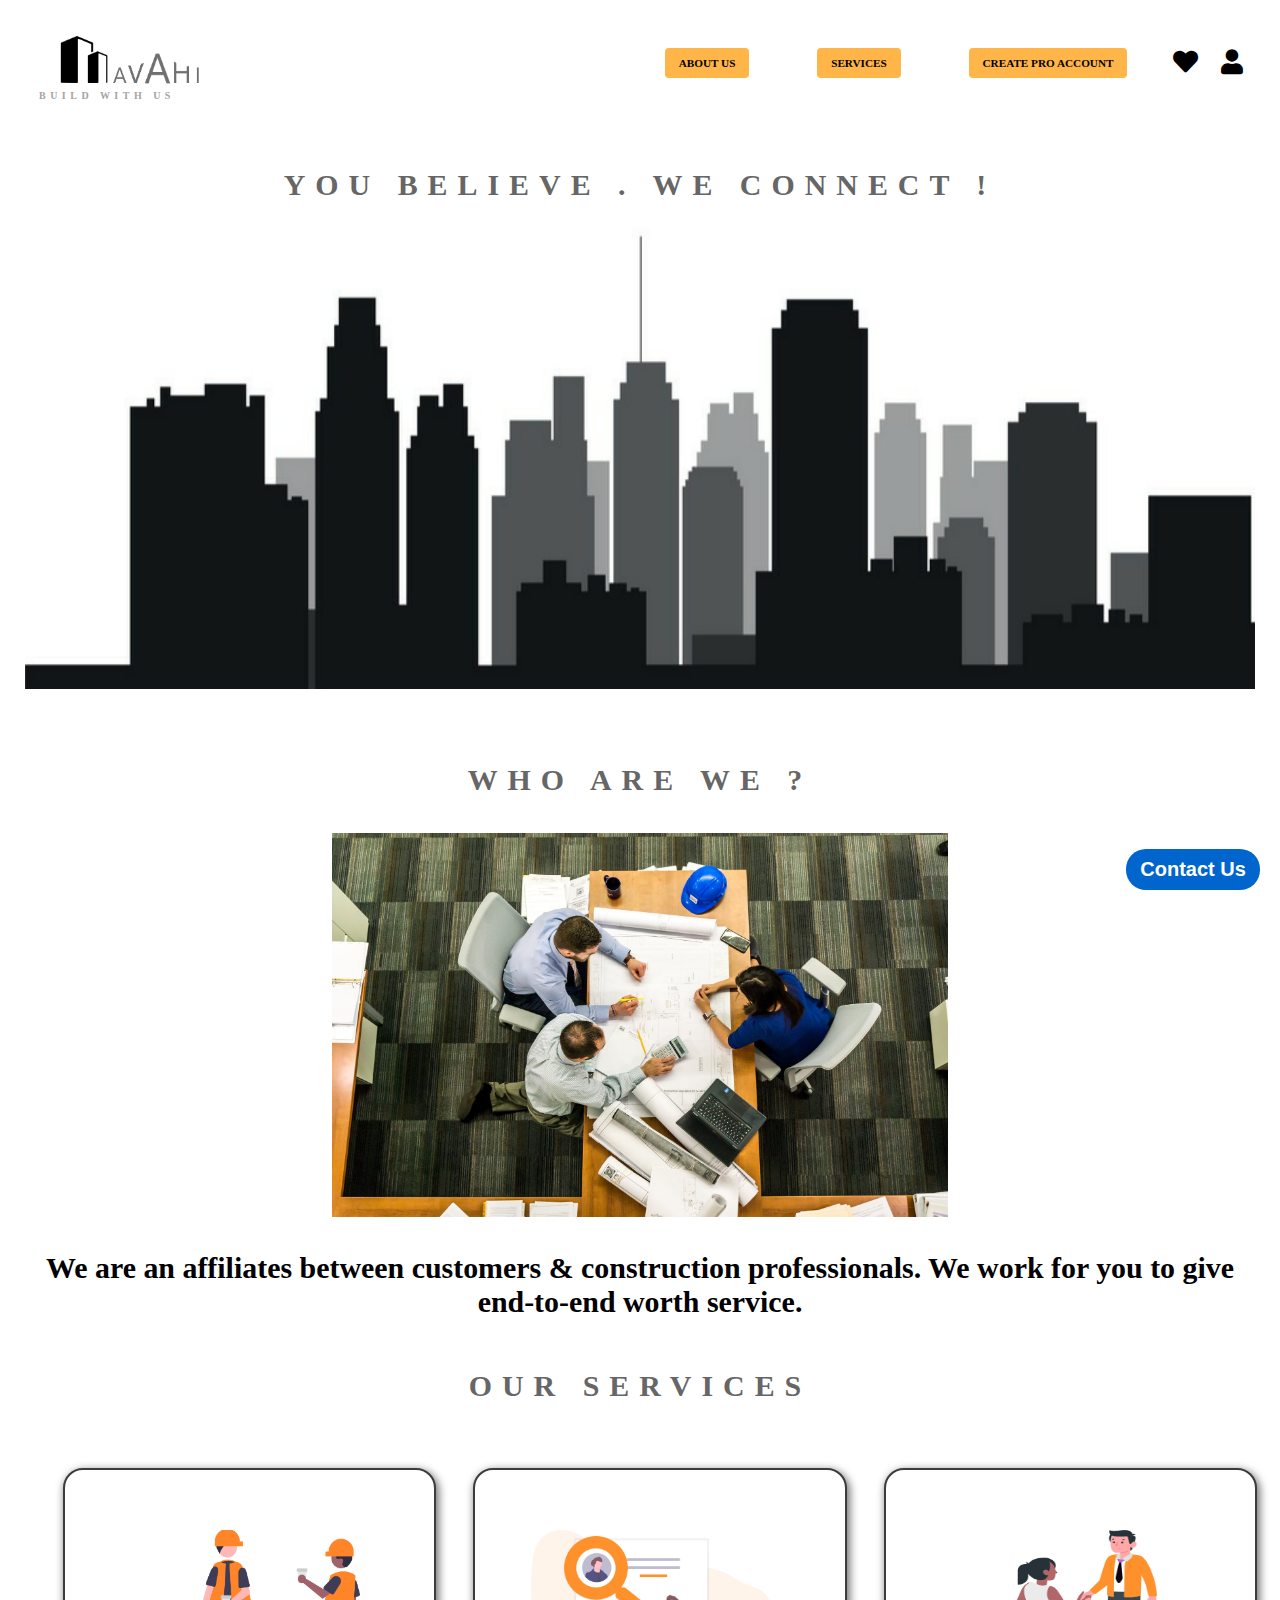
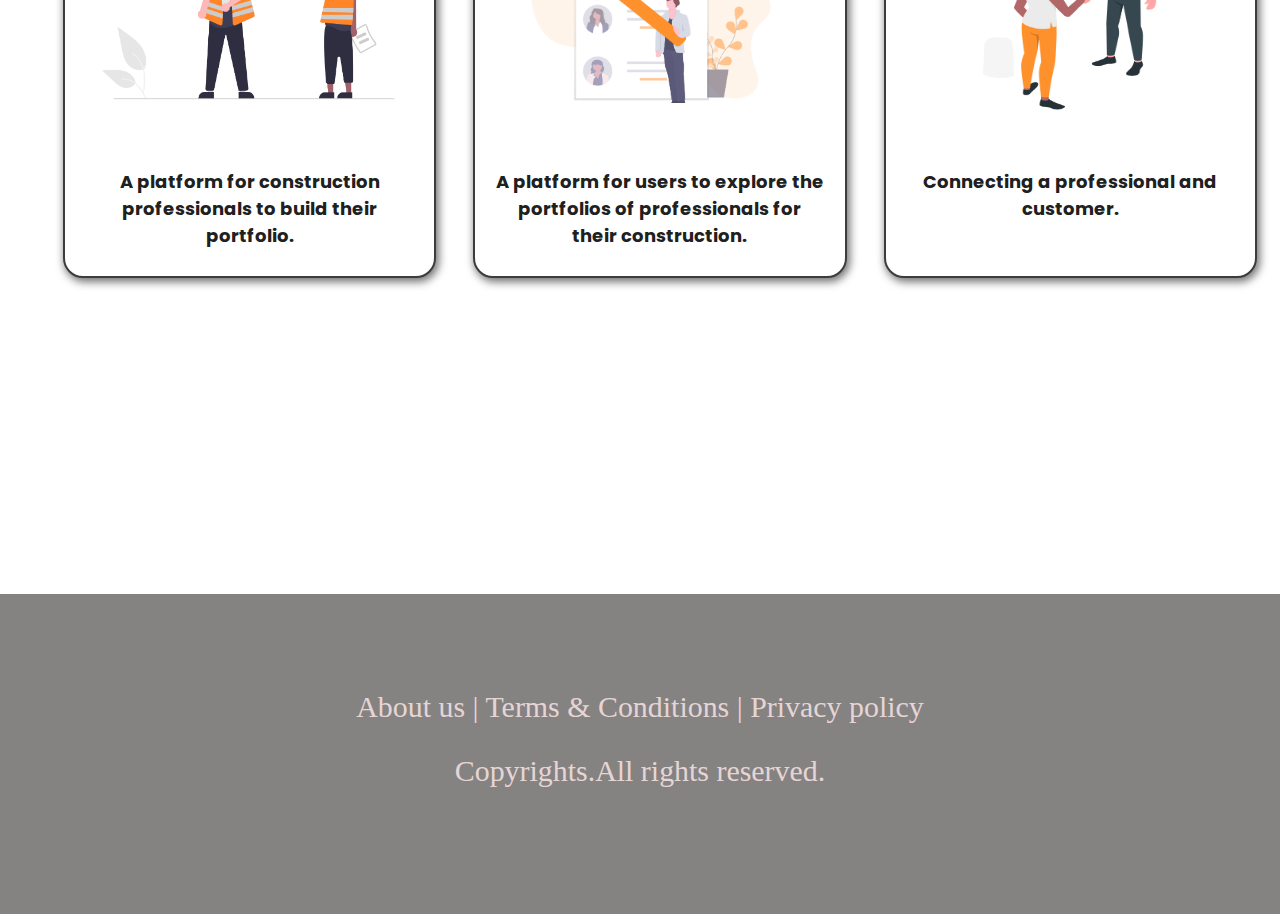
<file: @@@Main Homepage 2@@@/index.html>
<!DOCTYPE html>    
</body>
</html>
<html lang="en">

<head>
    <meta charset="UTF-8">
    <meta name="viewport" content="width=device-width, initial-scale=1.0">
    <link rel="stylesheet" href="style.css">
    <link rel="icon" href="./images/Group 4.png" type="images/png">
    <link rel="preconnect" href="https://fonts.gstatic.com">
    <link href="https://fonts.googleapis.com/css2?family=Poppins:wght@400;500&display=swap" rel="stylesheet"> 
    <link rel="stylesheet" href="https://cdnjs.cloudflare.com/ajax/libs/font-awesome/5.15.2/css/all.min.css">
    <meta name="viewport" content="width=device-width, initial-scale=1.0">
    <title>Avahi</title>
</head>

<body>
    <div class="fronter">

    </div>
    <section class="upper-section">
        <header class="main-header">
            <nav class="main-header__nav">
                <div class="logo">
                    <a href="">
                        <img class="logo-child" src="./images/Group 4.png" alt="smiley">
                    </a>
                    <p>BUILD WITH US</p>
                </div>
                <div class="toggle-button__main">
                    <button class="toggle-button">
                        <span class="toggle-button__bar"></span>
                        <span class="toggle-button__bar"></span>
                        <span class="toggle-button__bar"></span>
                    </button>
                </div>
                <div class="nav-link">
                    <ul class="nav-link__child">
                        <li>
                            <a href="Aboutus.html">ABOUT US</a>
                        </li>
                        <li>
                            <a href="Services.html">SERVICES</a>
                        </li>
                        <li>
                            <a href="Signup.html">CREATE PRO ACCOUNT</a>
                        </li>
                    </ul>
                    <div class="icon">
                        <a href=""> <i class="fas fa-heart"></i> </a>
                        <a href=""> <i class="fas fa-user"></i> </a>
                        
                    </div>
                </div>
            </nav>
        </header>
    </section>
        <button class="contact-us">Contact Us</button>
    <section class="title">
        <h1>YOU BELIEVE . WE CONNECT !</h1>
        <div class="main-building">
            <img class="building-image" src="./images/IMG_20210125_174521.jpg" alt="smiley">
        </div>
    </section>
    <section class="who-are-we">
        <h1>WHO ARE WE ?</h1>
        <div class="people">
            <img src="./images/pexels-photo-416405.jpeg" alt="smiley">
        </div>
        <p>We are an affiliates between customers & construction professionals.
            We work for you to give end-to-end worth service.</p>
    </section>
    <section class="services">
        <h1>OUR SERVICES</h1>
        <div class="cards">
            <div class="card-1">
                <img src="./images/Image 1.png" alt="smiley">
                <p>A platform for construction professionals
                    to build their portfolio.</p>
            </div>
            <div class="card-2">
                <img src="./images/Screenshot (14).png" alt="smiley">
                <p>A platform for users to explore the
                    portfolios of professionals
                    for their construction.</p>
            </div>
            <div class="card-3">
                <img src="./images/Group 17.png" alt="smiley">
                <p>Connecting a professional and customer.
                </p>
            </div>
        </div>
    </section>
    <footer class="footer">
        <div class="footer-links">
            <a href="">About us | </a>
            <a href="">Terms & Conditions |</a>
            <a href="">Privacy policy </a>
        </div>
        <div class="footer-statement">
            <p>Copyrights.All rights reserved.</p>
        </div>
        </footer>
</body>

</html>
</file>
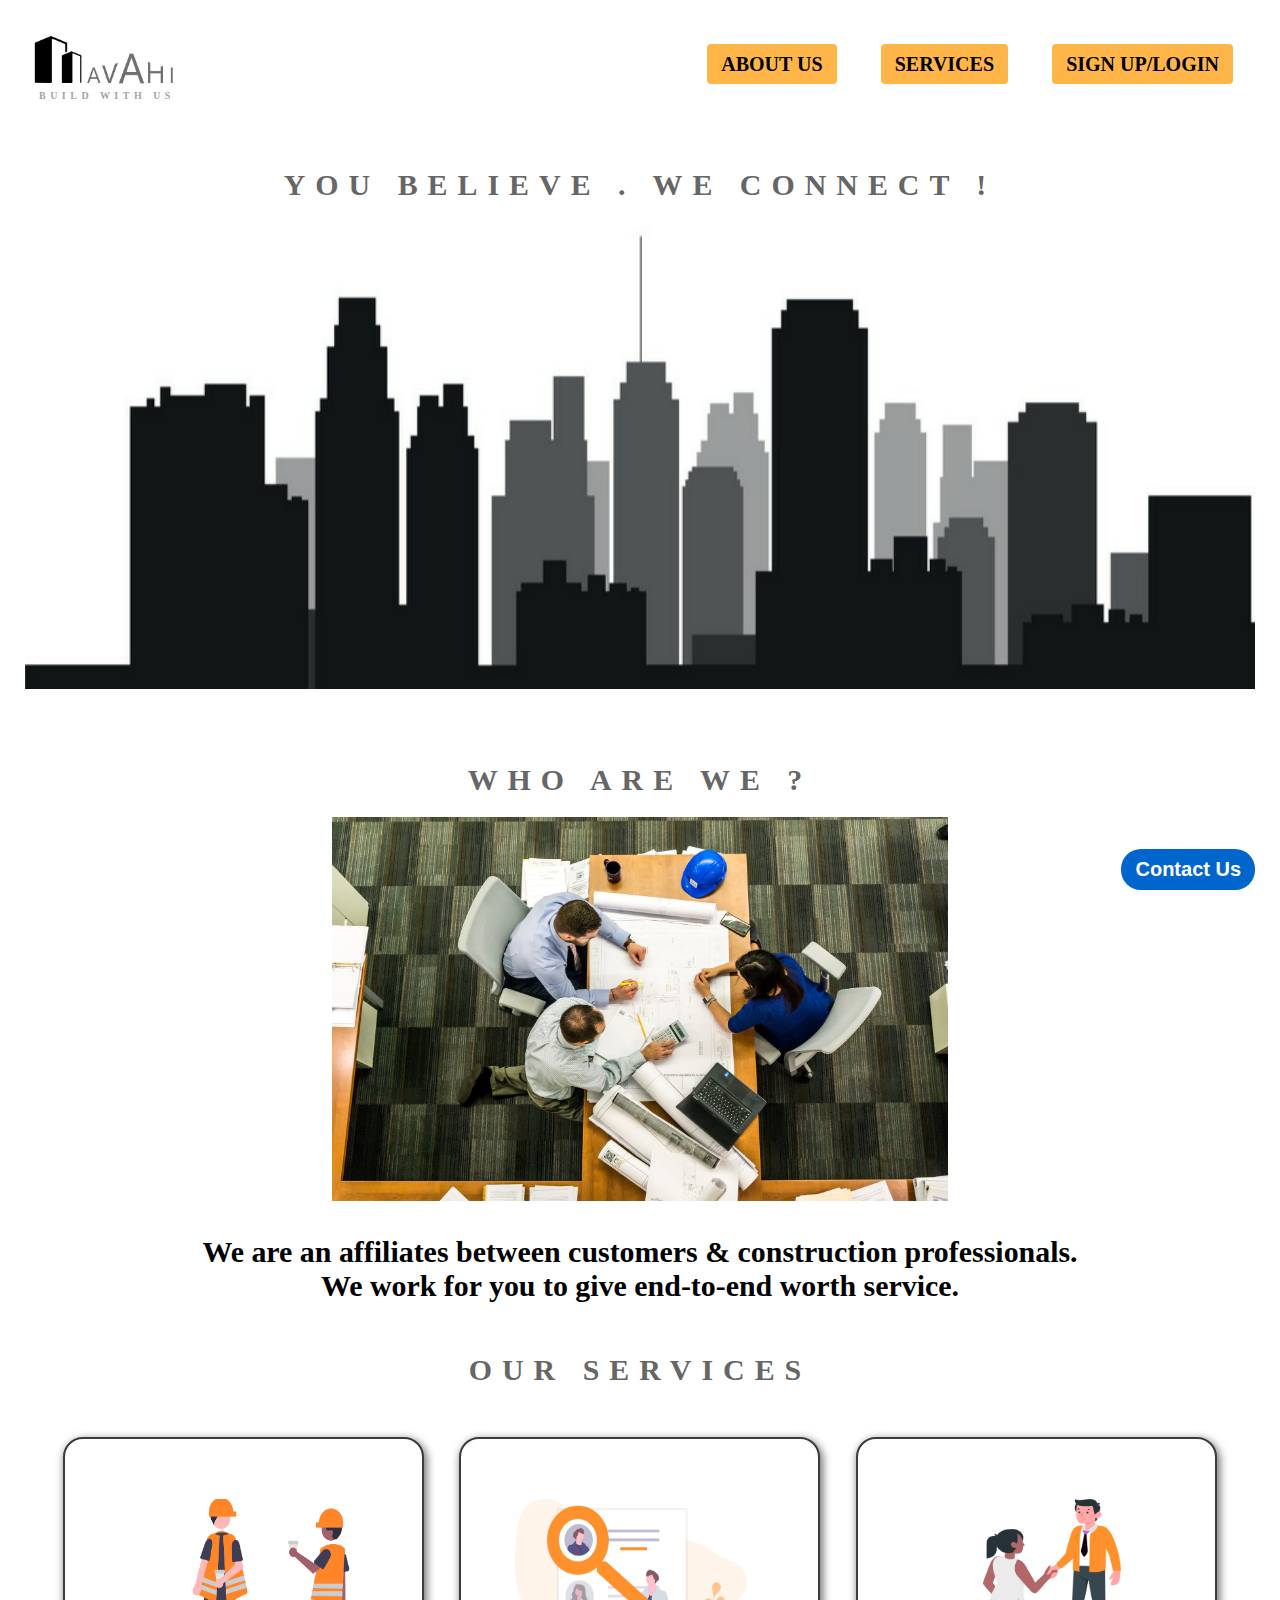
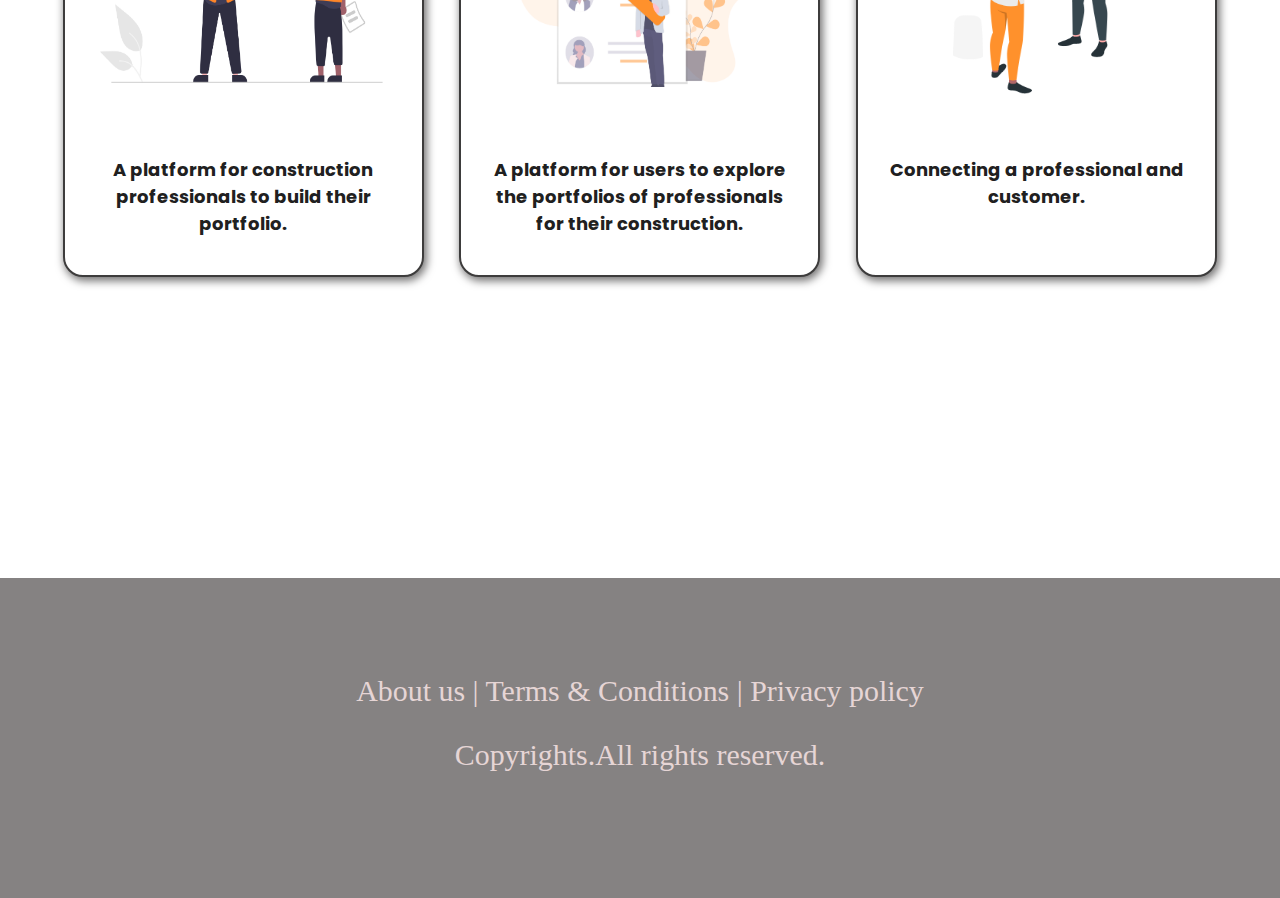
<file: @@@Main Homepage@@@/index.html>
<!DOCTYPE html>
<html lang="en">

<head>
    <meta charset="UTF-8">
    <meta name="viewport" content="width=device-width, initial-scale=1.0">
    <link rel="stylesheet" href="style.css">
    <link rel="icon" href="./images/Group 4.png" type="images/png">
    <link rel="preconnect" href="https://fonts.gstatic.com">
    <link href="https://fonts.googleapis.com/css2?family=Poppins:wght@400;500&display=swap" rel="stylesheet"> 

    <title>Avahi</title>
</head>

<body>
    <section class="upper-section">
        <header class="main-header">
            <nav class="main-header__nav">
                <div class="logo">
                    <a href="">
                        <img class="logo-child" src="./images/Group 4.png" alt="smiley">
                    </a>
                    <p>BUILD WITH US</p>
                </div>
                <div class="nav-link">
                    <ul class="nav-link__child">
                        <li>
                            <a href="Aboutus.html">ABOUT US</a>
                        </li>
                        <li>
                            <a href="Services.html">SERVICES</a>
                        </li>
                        <li>
                            <a href="Signup.html">SIGN UP/LOGIN</a>
                        </li>
                    </ul>
                </div>
            </nav>
        </header>
    </section>
        <button class="contact-us">Contact Us</button>
    <section class="title">
        <h1>YOU BELIEVE . WE CONNECT !</h1>
        <div class="main-building">
            <img class="building-image" src="./images/IMG_20210125_174521.jpg" alt="smiley">
        </div>
    </section>
    <section class="who-are-we">
        <h1>WHO ARE WE ?</h1>
        <div class="people">
            <img src="./images/pexels-photo-416405.jpeg" alt="smiley">
        </div>
        <p>We are an affiliates between customers & construction professionals.<br>
            We work for you to give end-to-end worth service.</p>
    </section>
    <section class="services">
        <h1>OUR SERVICES</h1>
        <div class="cards">
            <div class="card-1">
                <img src="./images/Image 1.png" alt="smiley">
                <p>A platform for construction professionals
                    to build their portfolio.</p>
            </div>
            <div class="card-2">
                <img src="./images/Screenshot (14).png" alt="smiley">
                <p>A platform for users to explore the
                    portfolios of professionals
                    for their construction.</p>
            </div>
            <div class="card-3">
                <img src="./images/Group 17.png" alt="smiley">
                <p>Connecting a professional and customer.
                </p>
            </div>
        </div>
    </section>
    <footer class="footer">
        <div class="footer-links">
            <a href="">About us | </a>
            <a href="">Terms & Conditions |</a>
            <a href="">Privacy policy </a>
        </div>
        <div class="footer-statement">
            <p>Copyrights.All rights reserved.</p>
        </div>
        </footer>
</body>

</html>
</file>
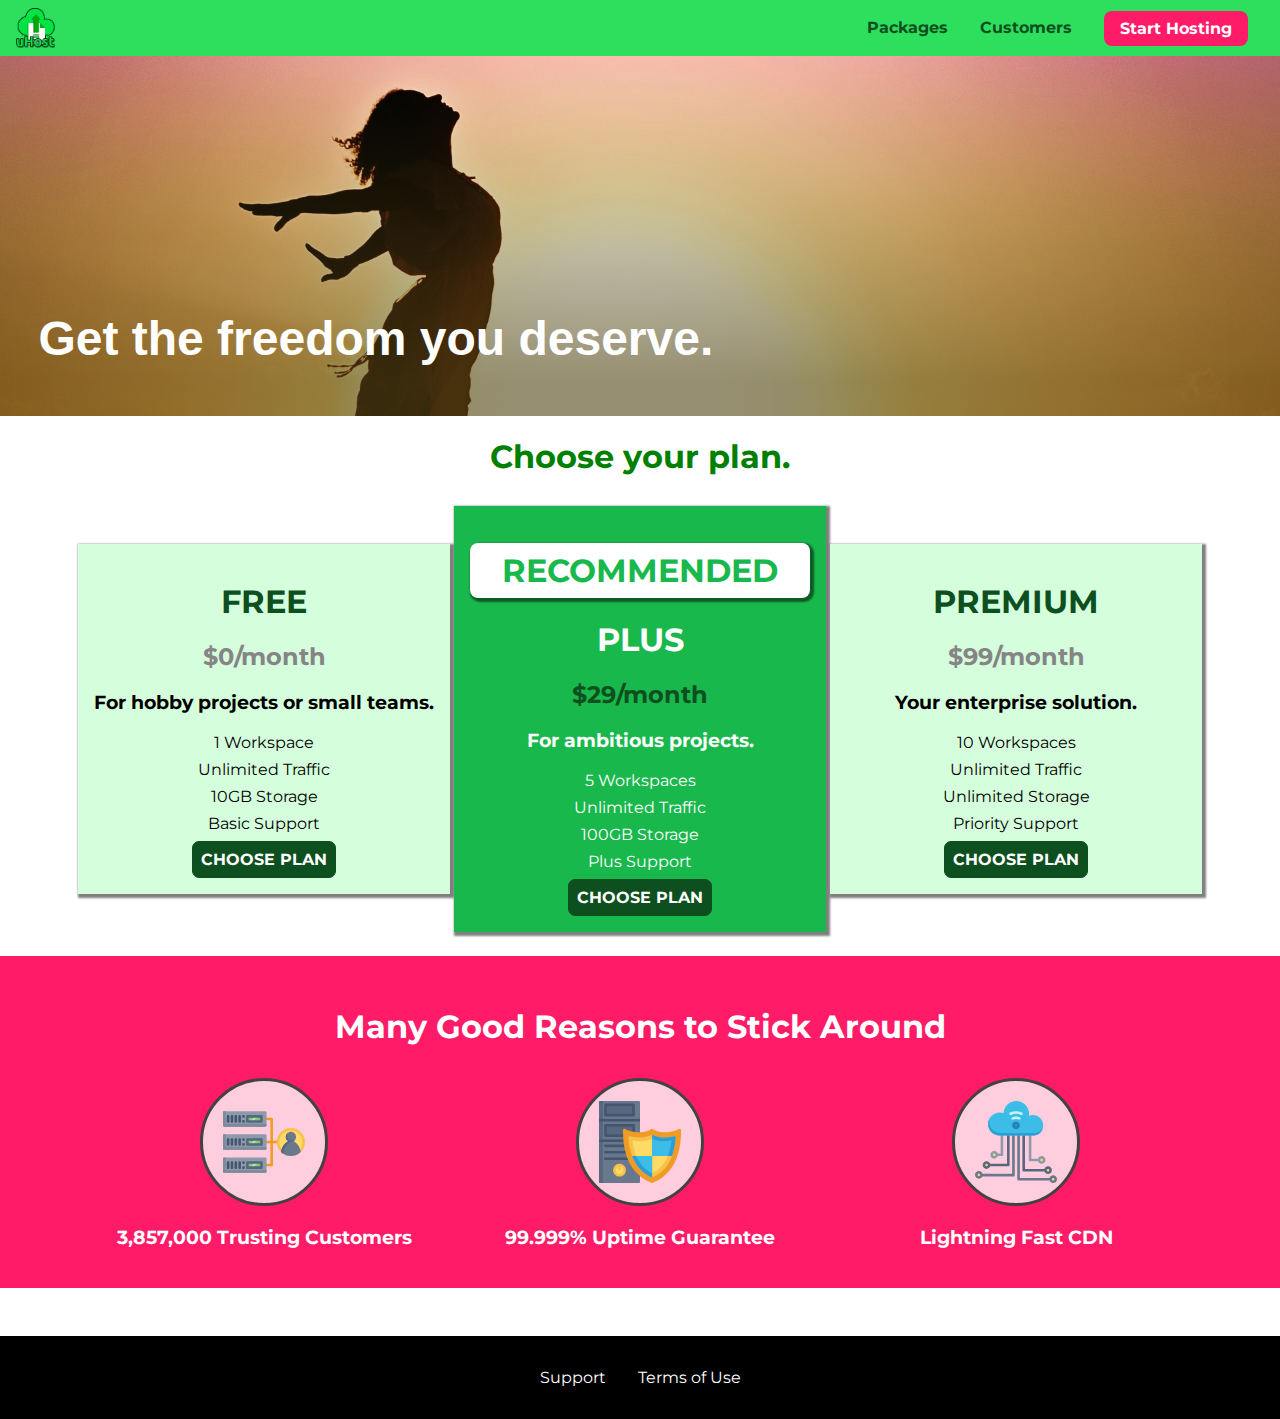
<file: Get the freedom you deserve/index.html>
<!DOCTYPE html>
<html lang="en">

<head>
    <meta charset="UTF-8">
    <meta http-equiv="X-UA-Compatible" content="ie=edge">
    <meta name="viewport" content="width=device-width, initial-scale=1.0">
    <title>uHost</title>
    <link rel="shortcut icon" href="favicon.png">
    <link rel="stylesheet" href="shared.css">
    <link rel="stylesheet" href="main.css">
</head>

<body>
    <div class="backdrop"></div>
    <div class="modal">
        <h1 class="modal__title">Do you want to continue?</h1>
        <div class="modal__actions">
            <a href="start-hosting/index.html" class="modal__action">Yes!</a>
            <button class="modal__action modal__action--negative" type="button">No!</button>
        </div>
    </div>
    <header class="main-header">
        <div>
            <button class="toggle-button">
                <span class="toggle-button__bar"></span>
                <span class="toggle-button__bar"></span>
                <span class="toggle-button__bar"></span>
            </button>
            <a href="index.html" class="main-header__brand">
                <img src="images/uhost-icon.png" alt="uHost - Your favourite hosting company">
            </a>
        </div>
        <nav class="main-nav">
            <ul class="main-nav__items">
                <li class="main-nav__item">
                    <a href="packages/index.html">Packages</a>
                </li>
                <li class="main-nav__item">
                    <a href="customers/index.html">Customers</a>
                </li>
                <li class="main-nav__item main-nav__item-cta">
                    <a href="start-hosting/index.html">Start Hosting</a>
                </li>
            </ul>
        </nav>
    </header>
    <nav class="mobile-nav">
        <ul class="mobile-nav__items">
            <li class="mobile-nav__item">
                <a href="packages/index.html">Packages</a>
            </li>
            <li class="mobile-nav__item">
                <a href="customers/index.html">Customers</a>
            </li>
            <li class="mobile-nav__item mobile-nav__item-cta">
                <a href="start-hosting/index.html">Start Hosting</a>
            </li>
        </ul>
    </nav>
    <main>
        <section id="production-overflow">
            <h1>Get the freedom you deserve.</h1>
        </section>
        <section id="plans">
            <h1 class="section-title">Choose your plan.</h1>
            <div class="plan__list">
                <article class="plan">
                    <h1 class="plan__title">FREE</h1>
                    <h2 class="plan__price">$0/month</h2>
                    <h3>For hobby projects or small teams.</h3>
                    <ul class="plan__features">
                        <li>1 Workspace</li>
                        <li>Unlimited Traffic</li>
                        <li>10GB Storage</li>
                        <li>Basic Support</li>
                    </ul>
                    <div>
                        <button class="button">CHOOSE PLAN</button>
                    </div>
                </article>
                <article class="plan plan--highlighted">
                    <h1 class="plan__annotation">RECOMMENDED</h1>
                    <h1 class="plan__title">PLUS</h1>
                    <h2 class="plan__price">$29/month</h2>
                    <h3>For ambitious projects.</h3>
                    <ul class="plan__features">
                        <li>5 Workspaces</li>
                        <li>Unlimited Traffic</li>
                        <li>100GB Storage</li>
                        <li>Plus Support</li>
                    </ul>
                    <div>
                        <button class="button">CHOOSE PLAN</button>
                    </div>
                </article>
                <article class="plan">
                    <h1 class="plan__title">PREMIUM</h1>
                    <h2 class="plan__price">$99/month</h2>
                    <h3>Your enterprise solution.</h3>
                    <ul class="plan__features">
                        <li>10 Workspaces</li>
                        <li>Unlimited Traffic</li>
                        <li>Unlimited Storage</li>
                        <li>Priority Support</li>
                    </ul>
                    <div>
                        <button class="button">CHOOSE PLAN</button>
                    </div>
                </article>
            </div>
        </section>
        <section id="key-features">
            <h1 class="section-title">Many Good Reasons to Stick Around</h1>
            <ul class="key-feature__list">
                <li class="key-feature">
                    <div class="key-feature__image">
                        <svg viewBox="0 0 512 512">
                            <path style="fill:#F09B24;"
                                d="M344,248h-32V112c0-4.418-3.582-8-8-8h-40c-4.418,0-8,3.582-8,8s3.582,8,8,8h32v128h-32  c-4.418,0-8,3.582-8,8s3.582,8,8,8h32v128h-32c-4.418,0-8,3.582-8,8s3.582,8,8,8h40c4.418,0,8-3.582,8-8V264h32c4.418,0,8-3.582,8-8  S348.418,248,344,248z" />
                            <path style="fill:#8E9AA9;"
                                d="M264,64H8c-4.418,0-8,3.582-8,8v80c0,4.418,3.582,8,8,8h256c4.418,0,8-3.582,8-8V72  C272,67.582,268.418,64,264,64z" />
                            <path style="fill:#7C899B;"
                                d="M24,144c-4.418,0-8-3.582-8-8V64H8c-4.418,0-8,3.582-8,8v80c0,4.418,3.582,8,8,8h256  c4.418,0,8-3.582,8-8v-8H24z" />
                            <rect x="152" y="96" style="fill:#B8E3A8;" width="88" height="32" />
                            <g>
                                <polygon style="fill:#7EC97D;" points="152,96 152,128 166,128 198,96  " />
                                <polygon style="fill:#7EC97D;" points="220,96 188,128 240,128 240,96  " />
                            </g>
                            <path style="fill:#56677E;"
                                d="M240,136h-88c-4.418,0-8-3.582-8-8V96c0-4.418,3.582-8,8-8h88c4.418,0,8,3.582,8,8v32  C248,132.418,244.418,136,240,136z M160,120h72v-16h-72V120z" />
                            <g>
                                <path style="fill:#435670;"
                                    d="M32,136c-4.418,0-8-3.582-8-8V96c0-4.418,3.582-8,8-8s8,3.582,8,8v32C40,132.418,36.418,136,32,136z   " />
                                <path style="fill:#435670;"
                                    d="M56,136c-4.418,0-8-3.582-8-8V96c0-4.418,3.582-8,8-8s8,3.582,8,8v32C64,132.418,60.418,136,56,136z   " />
                                <path style="fill:#435670;"
                                    d="M80,136c-4.418,0-8-3.582-8-8V96c0-4.418,3.582-8,8-8s8,3.582,8,8v32C88,132.418,84.418,136,80,136z   " />
                                <path style="fill:#435670;"
                                    d="M104,136c-4.418,0-8-3.582-8-8V96c0-4.418,3.582-8,8-8s8,3.582,8,8v32   C112,132.418,108.418,136,104,136z" />
                                <path style="fill:#435670;"
                                    d="M128,105c-4.418,0-8-3.582-8-8v-1c0-4.418,3.582-8,8-8s8,3.582,8,8v1   C136,101.418,132.418,105,128,105z" />
                                <path style="fill:#435670;"
                                    d="M128,136c-4.418,0-8-3.582-8-8v-1c0-4.418,3.582-8,8-8s8,3.582,8,8v1   C136,132.418,132.418,136,128,136z" />
                            </g>
                            <path style="fill:#8E9AA9;"
                                d="M264,208H8c-4.418,0-8,3.582-8,8v80c0,4.418,3.582,8,8,8h256c4.418,0,8-3.582,8-8v-80  C272,211.582,268.418,208,264,208z" />
                            <path style="fill:#7C899B;"
                                d="M24,288c-4.418,0-8-3.582-8-8v-72H8c-4.418,0-8,3.582-8,8v80c0,4.418,3.582,8,8,8h256  c4.418,0,8-3.582,8-8v-8H24z" />
                            <rect x="152" y="240" style="fill:#B8E3A8;" width="88" height="32" />
                            <g>
                                <polygon style="fill:#7EC97D;" points="152,240 152,272 166,272 198,240  " />
                                <polygon style="fill:#7EC97D;" points="220,240 188,272 240,272 240,240  " />
                            </g>
                            <path style="fill:#56677E;"
                                d="M240,280h-88c-4.418,0-8-3.582-8-8v-32c0-4.418,3.582-8,8-8h88c4.418,0,8,3.582,8,8v32  C248,276.418,244.418,280,240,280z M160,264h72v-16h-72V264z" />
                            <g>
                                <path style="fill:#435670;"
                                    d="M32,280c-4.418,0-8-3.582-8-8v-32c0-4.418,3.582-8,8-8s8,3.582,8,8v32C40,276.418,36.418,280,32,280   z" />
                                <path style="fill:#435670;"
                                    d="M56,280c-4.418,0-8-3.582-8-8v-32c0-4.418,3.582-8,8-8s8,3.582,8,8v32C64,276.418,60.418,280,56,280   z" />
                                <path style="fill:#435670;"
                                    d="M80,280c-4.418,0-8-3.582-8-8v-32c0-4.418,3.582-8,8-8s8,3.582,8,8v32C88,276.418,84.418,280,80,280   z" />
                                <path style="fill:#435670;"
                                    d="M104,280c-4.418,0-8-3.582-8-8v-32c0-4.418,3.582-8,8-8s8,3.582,8,8v32   C112,276.418,108.418,280,104,280z" />
                                <path style="fill:#435670;"
                                    d="M128,249c-4.418,0-8-3.582-8-8v-1c0-4.418,3.582-8,8-8s8,3.582,8,8v1   C136,245.418,132.418,249,128,249z" />
                                <path style="fill:#435670;"
                                    d="M128,280c-4.418,0-8-3.582-8-8v-1c0-4.418,3.582-8,8-8s8,3.582,8,8v1   C136,276.418,132.418,280,128,280z" />
                            </g>
                            <path style="fill:#8E9AA9;"
                                d="M264,352H8c-4.418,0-8,3.582-8,8v80c0,4.418,3.582,8,8,8h256c4.418,0,8-3.582,8-8v-80  C272,355.582,268.418,352,264,352z" />
                            <path style="fill:#7C899B;"
                                d="M24,432c-4.418,0-8-3.582-8-8v-72H8c-4.418,0-8,3.582-8,8v80c0,4.418,3.582,8,8,8h256  c4.418,0,8-3.582,8-8v-8H24z" />
                            <rect x="152" y="384" style="fill:#B8E3A8;" width="88" height="32" />
                            <g>
                                <polygon style="fill:#7EC97D;" points="152,384 152,416 166,416 198,384  " />
                                <polygon style="fill:#7EC97D;" points="220,384 188,416 240,416 240,384  " />
                            </g>
                            <path style="fill:#56677E;"
                                d="M240,424h-88c-4.418,0-8-3.582-8-8v-32c0-4.418,3.582-8,8-8h88c4.418,0,8,3.582,8,8v32  C248,420.418,244.418,424,240,424z M160,408h72v-16h-72V408z" />
                            <g>
                                <path style="fill:#435670;"
                                    d="M32,424c-4.418,0-8-3.582-8-8v-32c0-4.418,3.582-8,8-8s8,3.582,8,8v32C40,420.418,36.418,424,32,424   z" />
                                <path style="fill:#435670;"
                                    d="M56,424c-4.418,0-8-3.582-8-8v-32c0-4.418,3.582-8,8-8s8,3.582,8,8v32C64,420.418,60.418,424,56,424   z" />
                                <path style="fill:#435670;"
                                    d="M80,424c-4.418,0-8-3.582-8-8v-32c0-4.418,3.582-8,8-8s8,3.582,8,8v32C88,420.418,84.418,424,80,424   z" />
                                <path style="fill:#435670;"
                                    d="M104,424c-4.418,0-8-3.582-8-8v-32c0-4.418,3.582-8,8-8s8,3.582,8,8v32   C112,420.418,108.418,424,104,424z" />
                                <path style="fill:#435670;"
                                    d="M128,393c-4.418,0-8-3.582-8-8v-1c0-4.418,3.582-8,8-8s8,3.582,8,8v1   C136,389.418,132.418,393,128,393z" />
                                <path style="fill:#435670;"
                                    d="M128,424c-4.418,0-8-3.582-8-8v-1c0-4.418,3.582-8,8-8s8,3.582,8,8v1   C136,420.418,132.418,424,128,424z" />
                            </g>
                            <path style="fill:#F7C14D;"
                                d="M424,168c-48.523,0-88,39.477-88,88s39.477,88,88,88s88-39.477,88-88S472.523,168,424,168z" />
                            <path style="fill:#FFDB66;"
                                d="M424,184c-39.701,0-72,32.299-72,72s32.299,72,72,72s72-32.299,72-72S463.701,184,424,184z" />
                            <path style="fill:#69788D;"
                                d="M484.893,314.16C476.393,274.588,451.922,248,424,248s-52.393,26.588-60.893,66.16  c-0.605,2.82,0.354,5.749,2.511,7.664C381.731,336.124,402.465,344,424,344s42.269-7.876,58.381-22.176  C484.539,319.909,485.498,316.98,484.893,314.16z" />
                            <path style="fill:#56677E;"
                                d="M434.053,249.171C430.768,248.403,427.411,248,424,248c-27.922,0-52.393,26.588-60.893,66.16  c-0.605,2.82,0.354,5.749,2.511,7.664c3.383,3.002,6.979,5.703,10.734,8.125C384.904,286.243,407.373,255.378,434.053,249.171z" />
                            <path style="fill:#69788D;"
                                d="M424,192c-17.645,0-32,14.355-32,32s14.355,32,32,32s32-14.355,32-32S441.645,192,424,192z" />
                            <path style="fill:#56677E;"
                                d="M432,248c-17.645,0-32-14.355-32-32c0-6.783,2.128-13.076,5.742-18.258  C397.444,203.53,392,213.138,392,224c0,17.645,14.355,32,32,32c10.862,0,20.471-5.444,26.258-13.742  C445.076,245.872,438.783,248,432,248z" />

                        </svg>
                    </div>
                    <p class="key-feature__description">3,857,000 Trusting Customers</p>
                </li>
                <li class="key-feature">
                    <div class="key-feature__image">
                        <svg viewBox="0 0 512 512">
                            <path style="fill:#69788D;"
                                d="M248,0H8C3.582,0,0,3.582,0,8v496c0,4.418,3.582,8,8,8h240c4.418,0,8-3.582,8-8V8  C256,3.582,252.418,0,248,0z" />
                            <path style="fill:#56677E;"
                                d="M24,504V8c0-4.418,3.582-8,8-8H8C3.582,0,0,3.582,0,8v496c0,4.418,3.582,8,8,8h24  C27.582,512,24,508.418,24,504z" />
                            <g>
                                <rect x="0" y="112" style="fill:#435670;" width="256" height="16" />
                                <rect x="0" y="240" style="fill:#435670;" width="256" height="16" />
                            </g>
                            <path style="fill:#F7C14D;"
                                d="M128,392c-22.056,0-40,17.944-40,40s17.944,40,40,40s40-17.944,40-40S150.056,392,128,392z" />
                            <path style="fill:#FFDB66;"
                                d="M128,408c-13.233,0-24,10.767-24,24s10.767,24,24,24s24-10.767,24-24S141.233,408,128,408z" />
                            <path style="fill:#F7C14D;"
                                d="M128,392c-2.739,0-5.414,0.278-8,0.805V424c0,4.418,3.582,8,8,8c4.418,0,8-3.582,8-8v-31.195  C133.414,392.278,130.739,392,128,392z" />
                            <g>
                                <path style="fill:#435670;"
                                    d="M216,288H40c-4.418,0-8-3.582-8-8s3.582-8,8-8h176c4.418,0,8,3.582,8,8S220.418,288,216,288z" />
                                <path style="fill:#435670;"
                                    d="M216,328H40c-4.418,0-8-3.582-8-8s3.582-8,8-8h176c4.418,0,8,3.582,8,8S220.418,328,216,328z" />
                                <path style="fill:#435670;"
                                    d="M216,368H40c-4.418,0-8-3.582-8-8s3.582-8,8-8h176c4.418,0,8,3.582,8,8S220.418,368,216,368z" />
                                <path style="fill:#435670;"
                                    d="M216,16H40c-4.418,0-8,3.582-8,8v64c0,4.418,3.582,8,8,8h176c4.418,0,8-3.582,8-8V24   C224,19.582,220.418,16,216,16z" />
                            </g>
                            <rect x="48" y="32" style="fill:#56677E;" width="160" height="48" />
                            <path style="fill:#435670;"
                                d="M216,144H40c-4.418,0-8,3.582-8,8v64c0,4.418,3.582,8,8,8h176c4.418,0,8-3.582,8-8v-64  C224,147.582,220.418,144,216,144z" />
                            <rect x="48" y="160" style="fill:#56677E;" width="160" height="48" />
                            <path style="fill:#F09B24;"
                                d="M511.747,180.237c-0.194-6.537-8.107-10.107-13.135-5.894c-5.6,4.693-42.904,21.282-98.514,21.282  c-33.45,0-64.625-20.999-64.929-21.206c-2.9-1.991-6.764-1.85-9.512,0.346c-2.677,2.135-27.201,20.86-63.793,20.86  c-55.607,0-92.914-16.589-98.515-21.282c-5.028-4.211-12.941-0.645-13.135,5.894c-1.634,54.834,4.655,105.941,18.693,151.903  c12.096,39.604,29.759,74.047,52.497,102.373c27.538,34.304,62.743,59.882,104.66,76.045c3.069,1.918,6.757,1.921,9.83,0  c41.917-16.163,77.122-41.741,104.66-76.045c22.738-28.326,40.401-62.77,52.497-102.373  C507.092,286.179,513.381,235.071,511.747,180.237z" />
                            <path style="fill:#F7C14D;"
                                d="M476.21,221.226c-1.953-1.631-4.568-2.235-7.036-1.628c-21.686,5.327-44.926,8.028-69.075,8.028  c-25.926,0-49.633-8.975-64.955-16.504c-2.307-1.134-5.016-1.091-7.284,0.116c-14.059,7.477-36.919,16.388-65.994,16.388  c-24.153,0-47.394-2.701-69.075-8.028c-5.155-1.268-10.221,2.966-9.894,8.261c2.077,33.693,7.668,65.635,16.616,94.935  c22.774,74.565,66.139,126.334,128.888,153.868c2.032,0.891,4.397,0.891,6.43,0c61.777-27.107,104.716-78.876,127.62-153.868  c8.948-29.3,14.539-61.241,16.616-94.935C479.224,225.319,478.163,222.856,476.21,221.226z" />
                            <path style="fill:#FFDB66;"
                                d="M331.609,451.727c-52.604-25.289-89.304-70.987-109.144-135.944  c-6.532-21.39-11.162-44.336-13.82-68.447c17.133,2.852,34.952,4.291,53.22,4.291c29.394,0,53.376-7.793,69.978-15.561  c17.44,7.736,41.656,15.561,68.256,15.561c18.267,0,36.085-1.439,53.219-4.291c-2.659,24.112-7.288,47.06-13.82,68.448  C419.545,381.108,383.27,426.805,331.609,451.727z" />
                            <g>
                                <path style="fill:#2C9DD4;"
                                    d="M479.066,227.858c0.157-2.539-0.903-5.002-2.856-6.633s-4.568-2.235-7.036-1.628   c-21.686,5.327-44.926,8.028-69.075,8.028c-25.926,0-49.633-8.975-64.955-16.504c-1.057-0.52-2.2-0.78-3.345-0.806l-0.072,133.351   h123.601c2.556-6.746,4.933-13.702,7.123-20.874C471.398,293.493,476.989,261.552,479.066,227.858z" />
                                <path style="fill:#2C9DD4;"
                                    d="M206.658,343.667c24.153,63.42,65.028,108.108,121.743,132.995c1.031,0.452,2.147,0.673,3.263,0.666   l0.063-133.661H206.658z" />
                            </g>
                            <g>
                                <path style="fill:#3CBDE8;"
                                    d="M439.497,315.783c6.532-21.389,11.161-44.336,13.82-68.448c-17.134,2.852-34.952,4.291-53.219,4.291   c-26.6,0-50.815-7.824-68.256-15.561l-0.116,107.601h97.758C433.179,334.807,436.524,325.518,439.497,315.783z" />
                                <path style="fill:#3CBDE8;"
                                    d="M232.523,343.667c21.144,50.298,54.363,86.56,99.087,108.06l0.117-108.06H232.523z" />
                            </g>
                        </svg>
                    </div>
                    <p class="key-feature__description">99.999% Uptime Guarantee</p>
                </li>
                <li class="key-feature">
                    <div class="key-feature__image">
                        <svg viewBox="0 0 512 512">
                            <path style="fill:#8E9AA9;"
                                d="M168,200c-4.418,0-8,3.582-8,8v120h-17.376c-3.302-9.311-12.194-16-22.624-16  c-13.234,0-24,10.767-24,24s10.766,24,24,24c10.429,0,19.321-6.689,22.624-16H168c4.418,0,8-3.582,8-8V208  C176,203.582,172.418,200,168,200z" />
                            <path style="fill:#FFDB66;"
                                d="M120,328c-4.411,0-8,3.589-8,8s3.589,8,8,8s8-3.589,8-8S124.411,328,120,328z" />
                            <path style="fill:#56677E;"
                                d="M208,200c-4.418,0-8,3.582-8,8v184H94.624C91.322,382.689,82.43,376,72,376  c-13.234,0-24,10.767-24,24s10.766,24,24,24c10.429,0,19.321-6.689,22.624-16H208c4.418,0,8-3.582,8-8V208  C216,203.582,212.418,200,208,200z" />
                            <path style="fill:#FFDB66;"
                                d="M72,392c-4.411,0-8,3.589-8,8s3.589,8,8,8s8-3.589,8-8S76.411,392,72,392z" />
                            <path style="fill:#69788D;"
                                d="M240,208c-4.418,0-8,3.582-8,8v239H47.24c-2.671-10.34-12.078-18-23.24-18c-13.234,0-24,10.767-24,24  s10.766,24,24,24c9.666,0,18.009-5.747,21.809-14H240c4.418,0,8-3.582,8-8V216C248,211.582,244.418,208,240,208z" />
                            <path style="fill:#FFDB66;"
                                d="M24,453c-4.411,0-8,3.589-8,8s3.589,8,8,8s8-3.589,8-8S28.411,453,24,453z" />
                            <path style="fill:#69788D;"
                                d="M488,464c-10.429,0-19.321,6.689-22.624,16H280V208c0-4.418-3.582-8-8-8s-8,3.582-8,8v280  c0,4.418,3.582,8,8,8h193.376c3.302,9.311,12.194,16,22.624,16c13.234,0,24-10.767,24-24S501.234,464,488,464z" />
                            <path style="fill:#FFDB66;"
                                d="M488,480c-4.411,0-8,3.589-8,8s3.589,8,8,8s8-3.589,8-8S492.411,480,488,480z" />
                            <path style="fill:#56677E;"
                                d="M456,408c-10.429,0-19.321,6.689-22.624,16H312V208c0-4.418-3.582-8-8-8s-8,3.582-8,8v224  c0,4.418,3.582,8,8,8h129.376c3.302,9.311,12.194,16,22.624,16c13.234,0,24-10.767,24-24S469.234,408,456,408z" />
                            <path style="fill:#FFDB66;"
                                d="M456,424c-4.411,0-8,3.589-8,8s3.589,8,8,8s8-3.589,8-8S460.411,424,456,424z" />
                            <path style="fill:#8E9AA9;"
                                d="M416,344c-10.429,0-19.321,6.689-22.624,16H352V208c0-4.418-3.582-8-8-8s-8,3.582-8,8v160  c0,4.418,3.582,8,8,8h49.376c3.302,9.311,12.194,16,22.624,16c13.234,0,24-10.767,24-24S429.234,344,416,344z" />
                            <path style="fill:#FFDB66;"
                                d="M416,360c-4.411,0-8,3.589-8,8s3.589,8,8,8s8-3.589,8-8S420.411,360,416,360z" />
                            <path style="fill:#3CBDE8;"
                                d="M362,88c-8.741,0-17.231,1.751-25.06,5.085C337.646,88.797,338,84.43,338,80  c0-44.112-35.888-80-80-80c-42.823,0-77.895,33.816-79.909,76.149C170.393,73.415,162.244,72,154,72c-39.701,0-72,32.299-72,72  s32.299,72,72,72h208c35.29,0,64-28.71,64-64S397.29,88,362,88z" />
                            <path style="fill:#2C9DD4;"
                                d="M368,200H160c-39.701,0-72-32.299-72-72c0-5.863,0.721-11.559,2.05-17.019  C84.918,120.88,82,132.102,82,144c0,39.701,32.299,72,72,72h208c30.389,0,55.88-21.296,62.379-49.743  C413.565,186.327,392.352,200,368,200z" />
                            <path style="fill:#2A7DB5;"
                                d="M256,128c-13.234,0-24,10.767-24,24s10.766,24,24,24c13.233,0,24-10.767,24-24S269.233,128,256,128z" />
                            <path style="fill:#2C9DD4;"
                                d="M256,144c-4.411,0-8,3.589-8,8s3.589,8,8,8c4.411,0,8-3.589,8-8S260.411,144,256,144z" />
                            <g>
                                <path style="fill:#C5F1FA;"
                                    d="M221.755,87.695c-2.994,0-5.864-1.688-7.233-4.572c-1.894-3.991-0.194-8.763,3.798-10.657   C230.157,66.849,242.834,64,256,64c13.166,0,25.844,2.849,37.68,8.466c3.992,1.895,5.692,6.666,3.798,10.657   s-6.666,5.692-10.657,3.798C277.144,82.328,266.774,80,256,80c-10.774,0-21.144,2.328-30.821,6.921   C224.072,87.446,222.904,87.695,221.755,87.695z" />
                                <path style="fill:#C5F1FA;"
                                    d="M276.545,116.618c-1.148,0-2.316-0.249-3.424-0.774C267.745,113.293,261.985,112,256,112   c-5.985,0-11.745,1.293-17.121,3.844c-3.991,1.895-8.763,0.192-10.657-3.798c-1.894-3.992-0.193-8.764,3.798-10.657   C239.557,97.813,247.625,96,256,96c8.376,0,16.444,1.813,23.98,5.389c3.991,1.894,5.692,6.665,3.798,10.657   C282.41,114.93,279.539,116.618,276.545,116.618z" />
                            </g>

                        </svg>
                    </div>
                    <p class="key-feature__description">Lightning Fast CDN</p>
                </li>
            </ul>
        </section>
    </main>
    <footer class="main-footer">
        <nav>
            <ul class="main-footer__links">
                <li class="main-footer__link">
                    <a href="#">Support</a>
                </li>
                <li class="main-footer__link">
                    <a href="#">Terms of Use</a>
                </li>
            </ul>
        </nav>
    </footer>
    <script src="shared.js"></script>
</body>

</html>
</file>
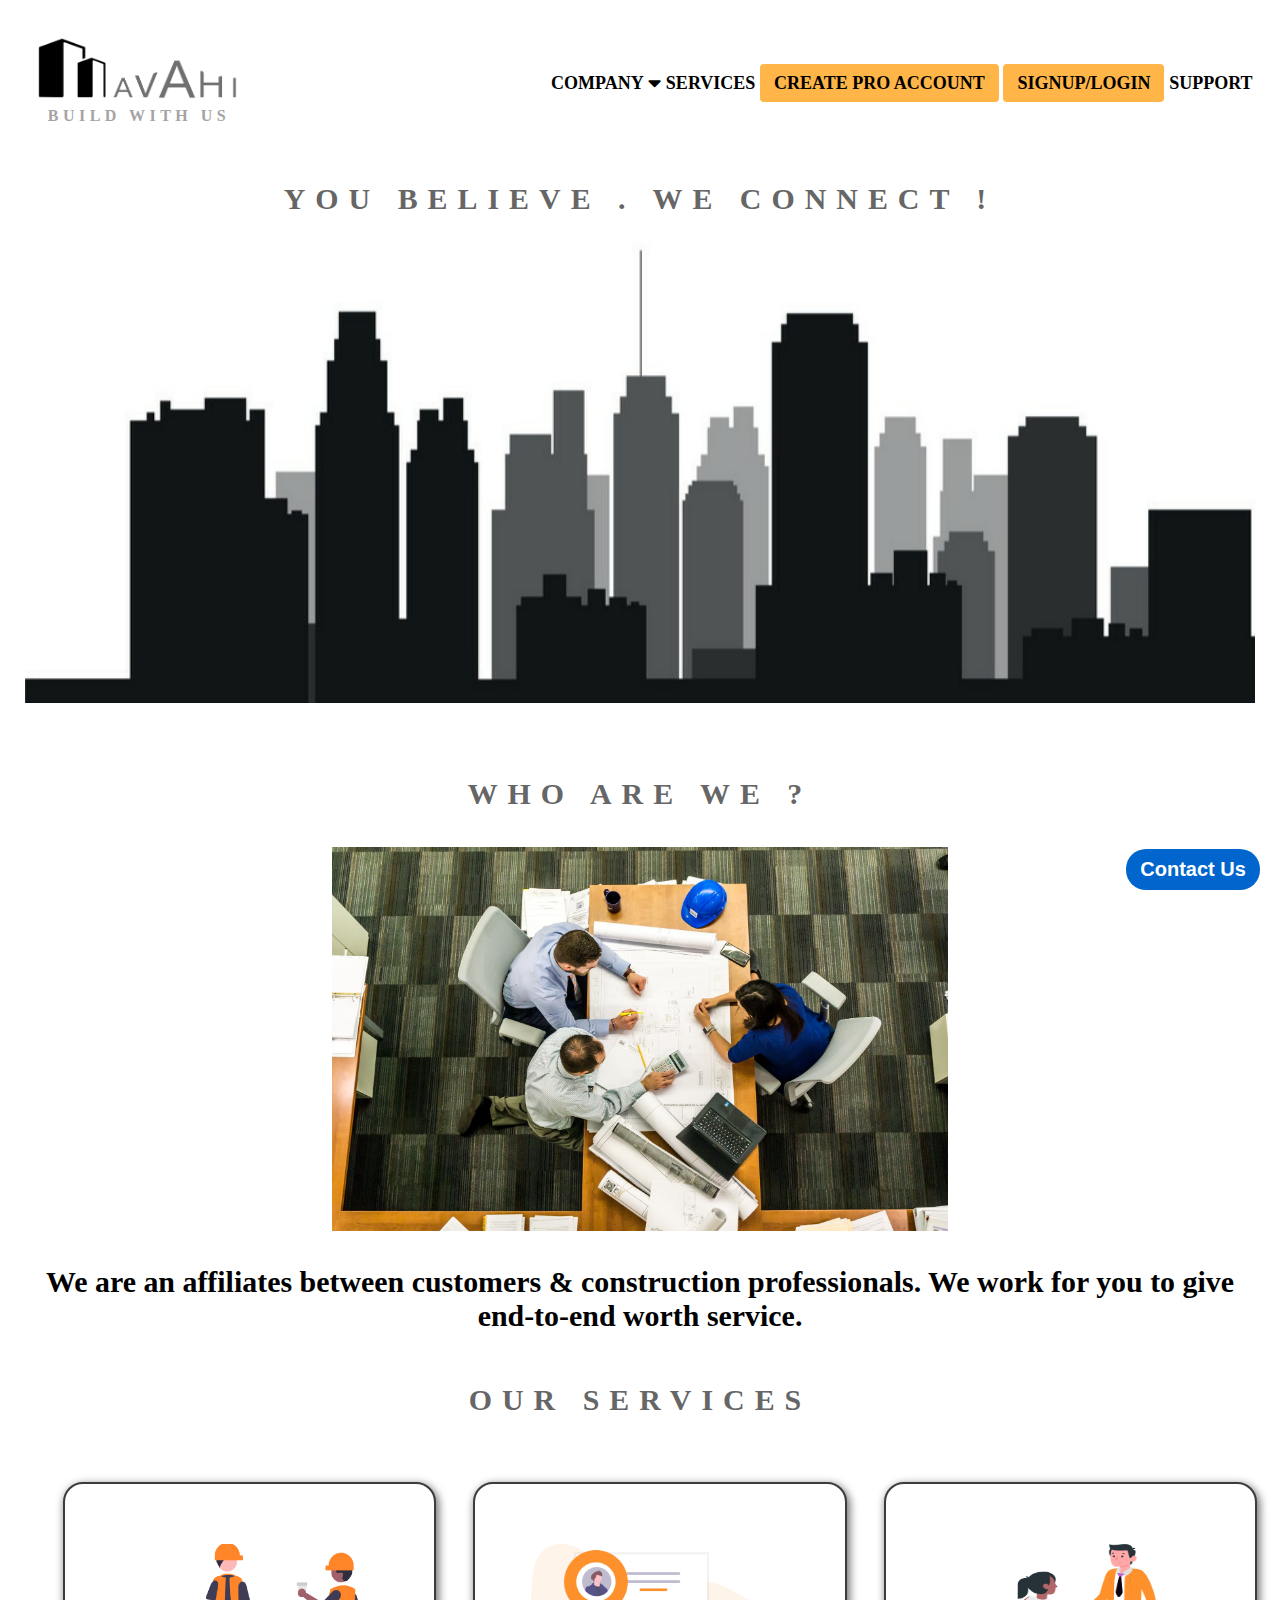
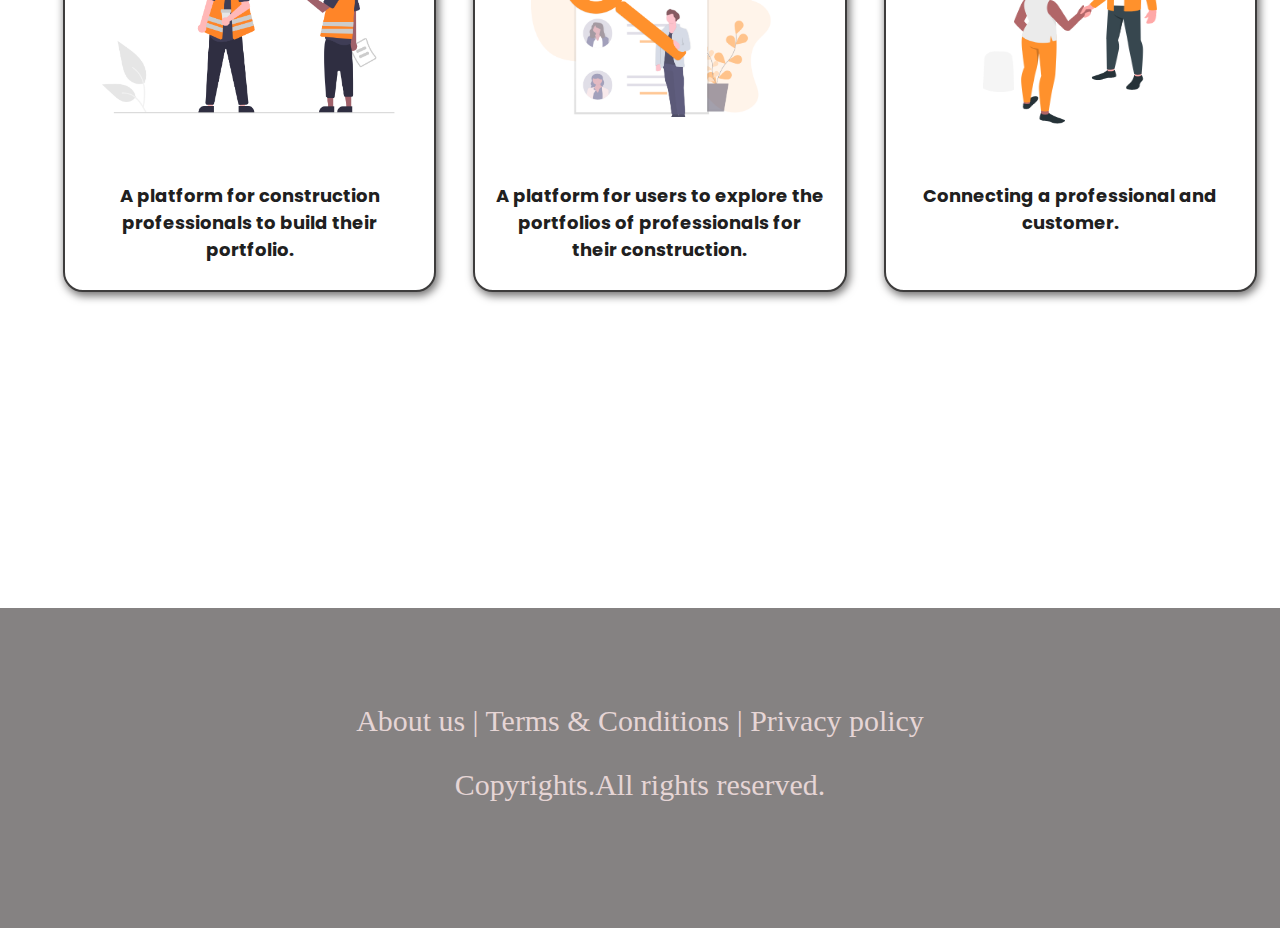
<file: Main Homepage 2/index.html>
<!DOCTYPE html>
</body>

</html>
<html lang="en">

<head>
    <meta charset="UTF-8">
    <meta name="viewport" content="width=device-width, initial-scale=1.0">
    <link rel="stylesheet" href="style.css">
    <link rel="icon" href="./images/Group 4.png" type="images/png">
    <link rel="preconnect" href="https://fonts.gstatic.com">
    <link href="https://fonts.googleapis.com/css2?family=Poppins:wght@400;500&display=swap" rel="stylesheet">
    <link rel="stylesheet" href="https://cdnjs.cloudflare.com/ajax/libs/font-awesome/5.15.2/css/all.min.css">
    <meta name="viewport" content="width=device-width, initial-scale=1.0">
    <title>Avahi</title>
</head>

<body>
    <div class="fronter">

    </div>
    <section class="upper-section">
        <header class="main-header">
            <nav class="main-header__nav">
                <div class="logo">
                    <a href="">
                        <img class="logo-child" src="./images/Group 4.png" alt="smiley">
                    </a>
                    <p>BUILD WITH US</p>
                </div>
                <div class="toggle-button__main">
                    <button class="toggle-button">
                        <span class="toggle-button__bar"></span>
                        <span class="toggle-button__bar"></span>
                        <span class="toggle-button__bar"></span>
                    </button>
                </div>
                <div class="nav-link">
                    <ul class="nav-link__child">
                        <div class="nav-link__company">
                            <li>
                                <a href="company.html">COMPANY</a>
                            </li>
                            <i class="fas fa-caret-down"></i>
                        </div>
                        <li>
                            <a href="service.html">SERVICES</a>
                        </li>
                        <li>
                            <a class="pro-account" href="pro-account">CREATE PRO ACCOUNT</a>
                        </li>
                        <li>
                            <a class="Signuporlogin" href="Signuporlogin">SIGNUP/LOGIN</a>
                        </li>
                        <li>
                            <a href="Main-Support">SUPPORT</a>
                        </li>
                    </ul>
                </div>
            </nav>
        </header>
    </section>
    <button class="contact-us">Contact Us</button>
    <section class="title">
        <h1>YOU BELIEVE . WE CONNECT !</h1>
        <div class="main-building">
            <img class="building-image" src="./images/IMG_20210125_174521.jpg" alt="smiley">
        </div>
    </section>
    <section class="who-are-we">
        <h1>WHO ARE WE ?</h1>
        <div class="people">
            <img src="./images/pexels-photo-416405.jpeg" alt="smiley">
        </div>
        <p>We are an affiliates between customers & construction professionals.
            We work for you to give end-to-end worth service.</p>
    </section>
    <section class="services">
        <h1>OUR SERVICES</h1>
        <div class="cards">
            <div class="card-1">
                <img src="./images/Image 1.png" alt="smiley">
                <p>A platform for construction professionals
                    to build their portfolio.</p>
            </div>
            <div class="card-2">
                <img src="./images/Screenshot (14).png" alt="smiley">
                <p>A platform for users to explore the
                    portfolios of professionals
                    for their construction.</p>
            </div>
            <div class="card-3">
                <img src="./images/Group 17.png" alt="smiley">
                <p>Connecting a professional and customer.
                </p>
            </div>
        </div>
    </section>
    <footer class="footer">
        <div class="footer-links">
            <a href="">About us | </a>
            <a href="">Terms & Conditions |</a>
            <a href="">Privacy policy </a>
        </div>
        <div class="footer-statement">
            <p>Copyrights.All rights reserved.</p>
        </div>
    </footer>
</body>

</html>
</file>
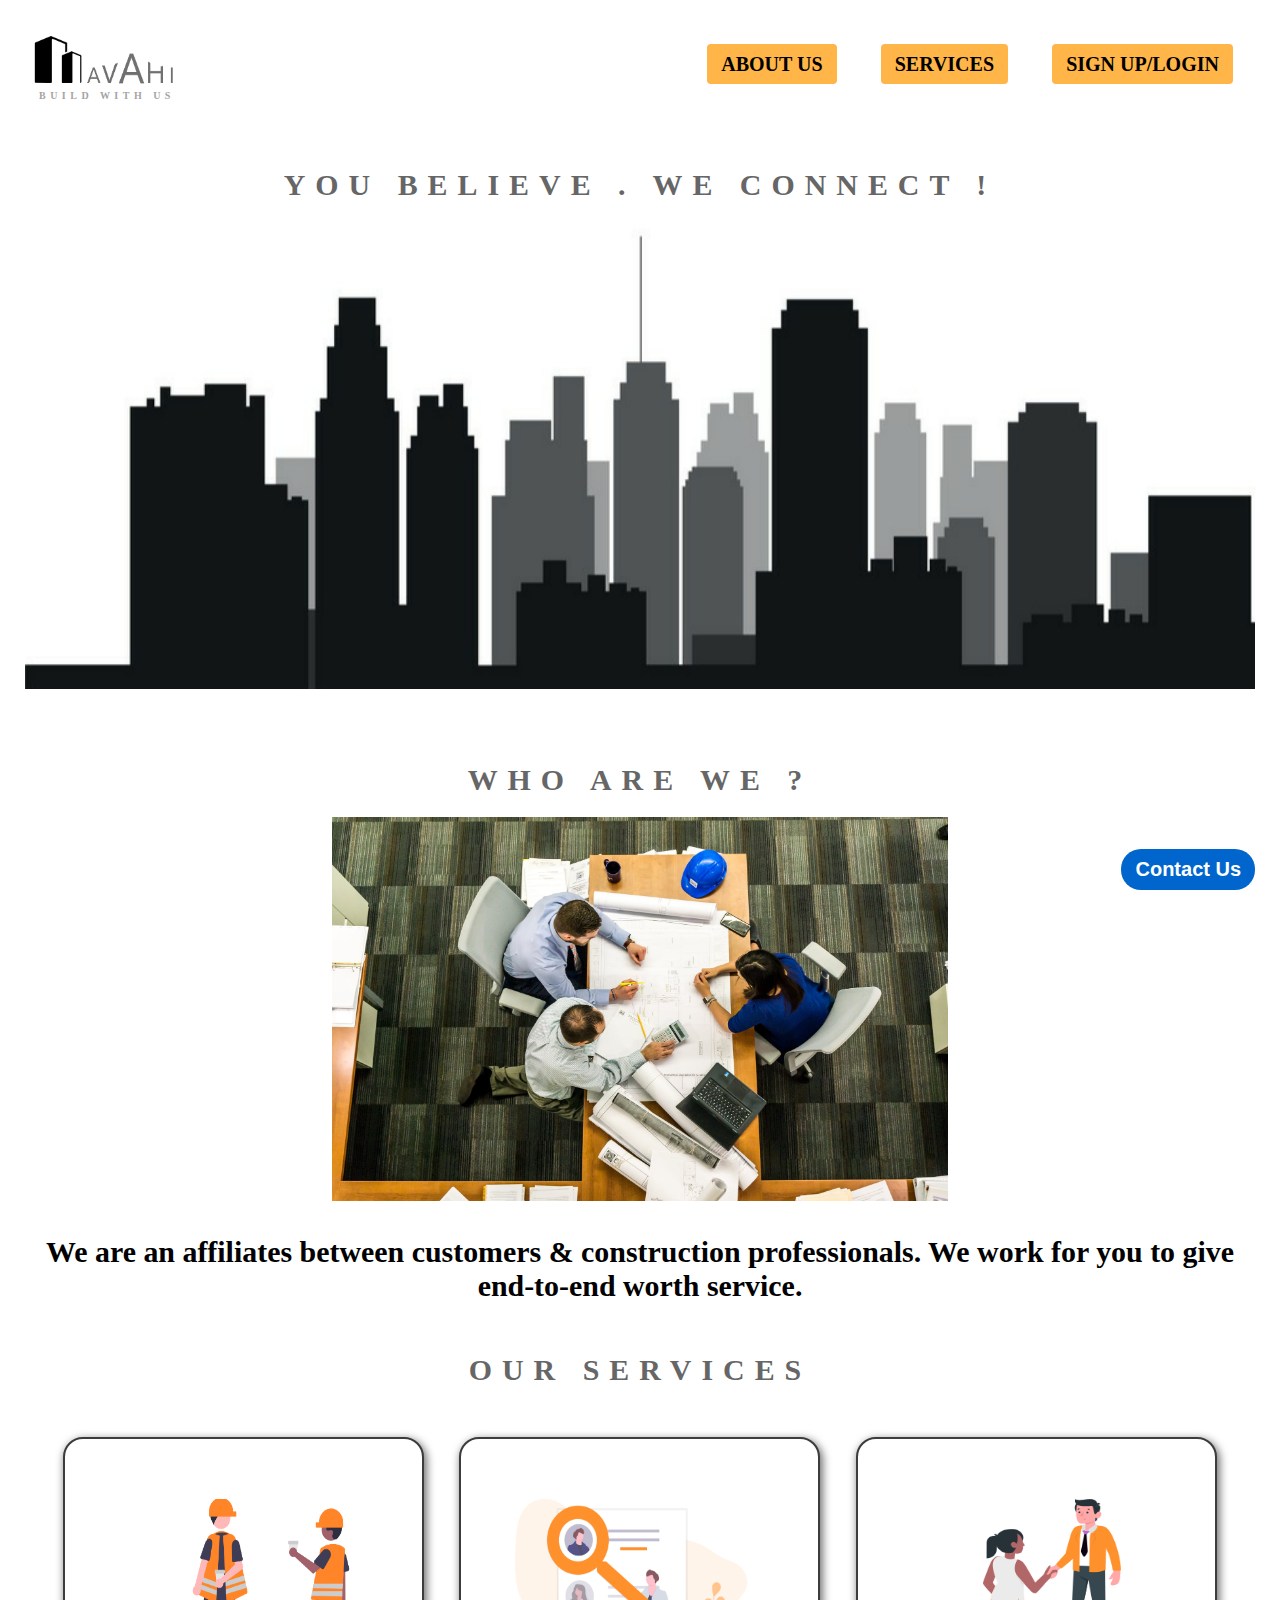
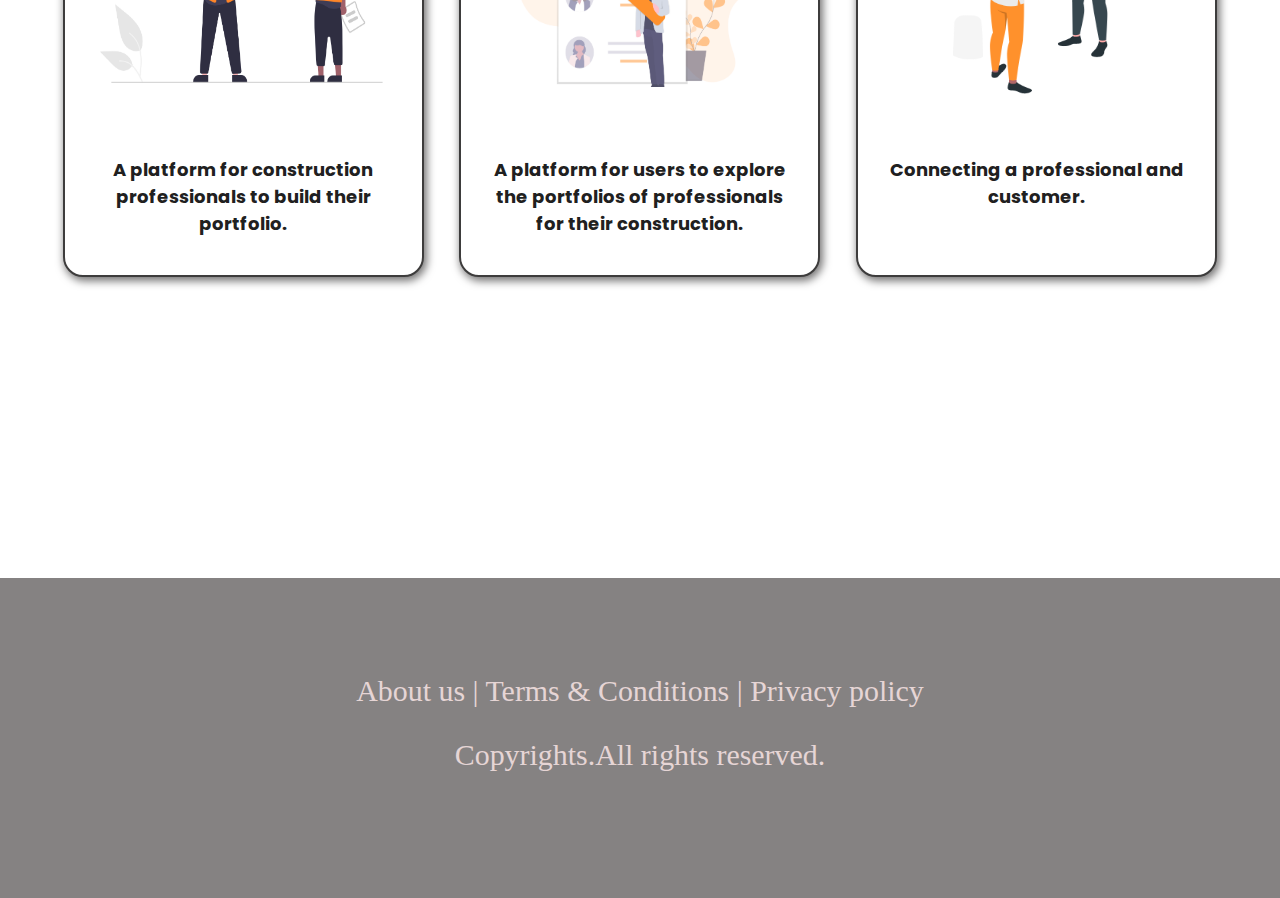
<file: Main Homepage/index.html>
<!DOCTYPE html>
<html lang="en">

<head>
    <meta charset="UTF-8">
    <meta name="viewport" content="width=device-width, initial-scale=1.0">
    <link rel="stylesheet" href="style.css">
    <link rel="icon" href="./images/Group 4.png" type="images/png">
    <link rel="preconnect" href="https://fonts.gstatic.com">
    <link href="https://fonts.googleapis.com/css2?family=Poppins:wght@400;500&display=swap" rel="stylesheet"> 

    <title>Avahi</title>
</head>

<body>
    <section class="upper-section">
        <header class="main-header">
            <nav class="main-header__nav">
                <div class="logo">
                    <a href="">
                        <img class="logo-child" src="./images/Group 4.png" alt="smiley">
                    </a>
                    <p>BUILD WITH US</p>
                </div>
                <div class="nav-link">
                    <ul class="nav-link__child">
                        <li>
                            <a href="Aboutus.html">ABOUT US</a>
                        </li>
                        <li>
                            <a href="Services.html">SERVICES</a>
                        </li>
                        <li>
                            <a href="Signup.html">SIGN UP/LOGIN</a>
                        </li>
                    </ul>
                </div>
            </nav>
        </header>
    </section>
        <button class="contact-us">Contact Us</button>
    <section class="title">
        <h1>YOU BELIEVE . WE CONNECT !</h1>
        <div class="main-building">
            <img class="building-image" src="./images/IMG_20210125_174521.jpg" alt="smiley">
        </div>
    </section>
    <section class="who-are-we">
        <h1>WHO ARE WE ?</h1>
        <div class="people">
            <img src="./images/pexels-photo-416405.jpeg" alt="smiley">
        </div>
        <p>We are an affiliates between customers & construction professionals.
            We work for you to give end-to-end worth service.</p>
    </section>
    <section class="services">
        <h1>OUR SERVICES</h1>
        <div class="cards">
            <div class="card-1">
                <img src="./images/Image 1.png" alt="smiley">
                <p>A platform for construction professionals
                    to build their portfolio.</p>
            </div>
            <div class="card-2">
                <img src="./images/Screenshot (14).png" alt="smiley">
                <p>A platform for users to explore the
                    portfolios of professionals
                    for their construction.</p>
            </div>
            <div class="card-3">
                <img src="./images/Group 17.png" alt="smiley">
                <p>Connecting a professional and customer.
                </p>
            </div>
        </div>
    </section>
    <footer class="footer">
        <div class="footer-links">
            <a href="">About us | </a>
            <a href="">Terms & Conditions |</a>
            <a href="">Privacy policy </a>
        </div>
        <div class="footer-statement">
            <p>Copyrights.All rights reserved.</p>
        </div>
        </footer>
</body>

</html>
</file>
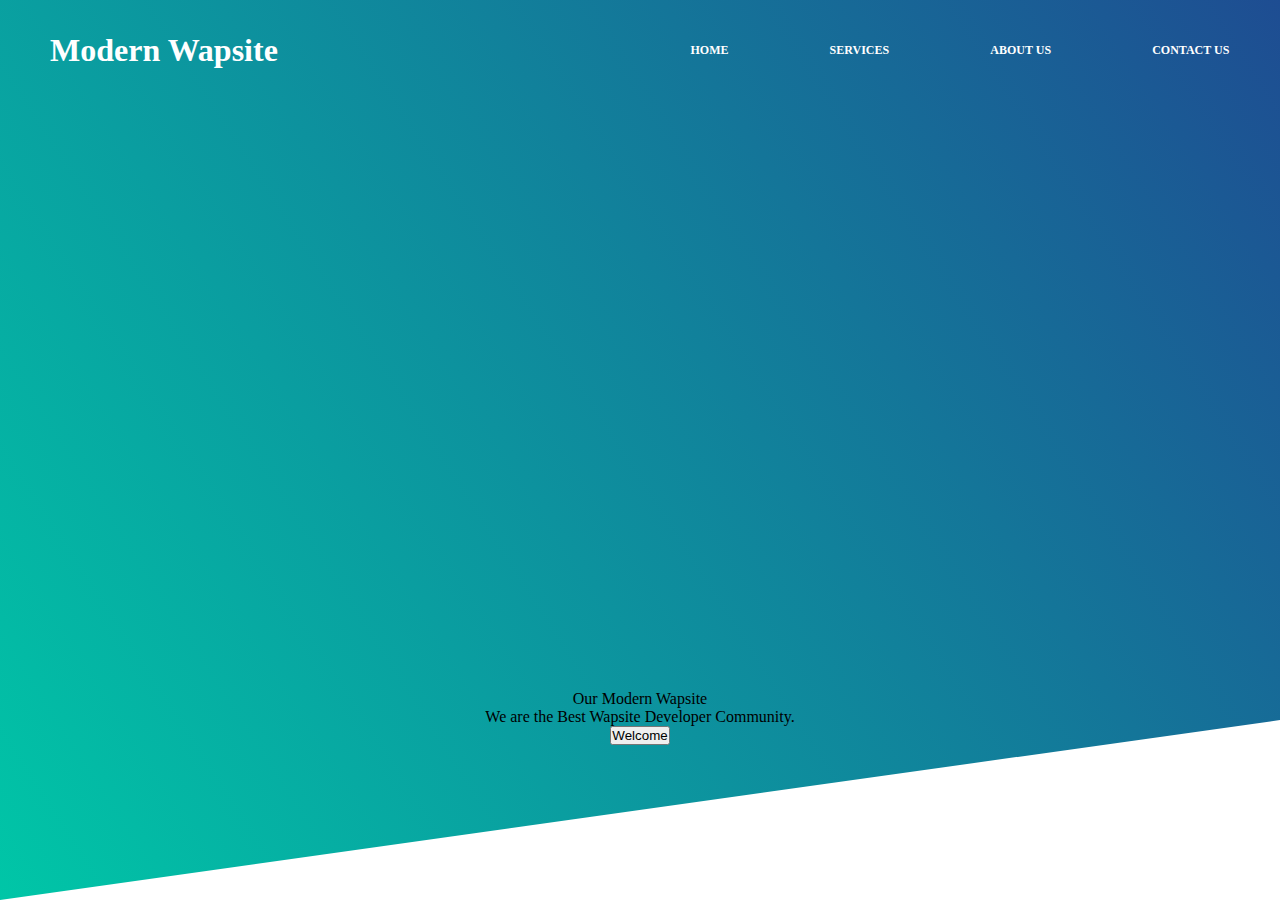
<file: Modern Wapsite/index.html>
<!DOCTYPE html>
<html lang="en">
<head>
    <meta charset="UTF-8">
    <meta name="viewport" content="width=device-width, initial-scale=1.0">
    <link rel="stylesheet" href="style.css" >
    <title>Modern Wapsite</title>
</head>
<body>
    <header class="side-header">
        <nav>
            <div class="logo"><h1>Modern Wapsite</h1></div>
            <div class="menu">
                <ul>
                    <li>Home</li>
                    <li>Services</li>
                    <li>About Us</li>
                    <li>Contact Us</li>
                </ul>
            </div>
        </nav>
    </header>
    <section>
        <div class="right-side">
            <p>Our Modern Wapsite</p>
            <p class="right-side__statement">We are the Best Wapsite Developer Community.</p>
            <button>Welcome</button>
        </div>
    </section>
</body>
</html>
</file>
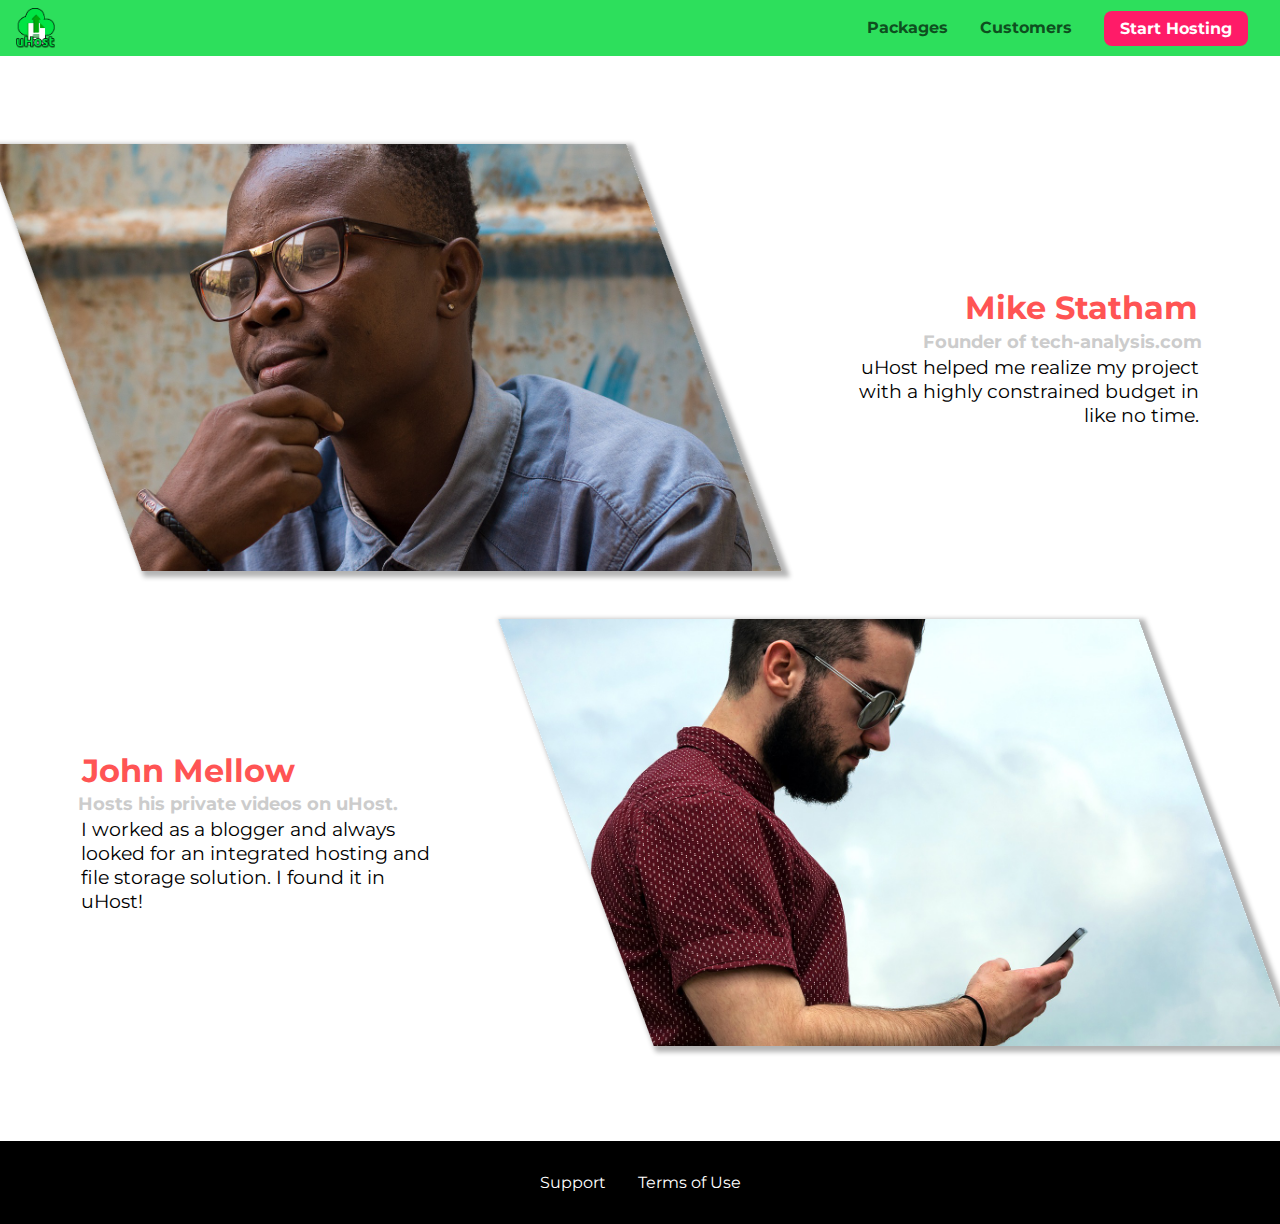
<file: Get the freedom you deserve/customers/index.html>
<!DOCTYPE html>
<html lang="en">

<head>
    <meta charset="UTF-8">
    <meta name="viewport" content="width=device-width, initial-scale=1.0">
    <meta http-equiv="X-UA-Compatible" content="ie=edge">
    <title>uHost Customers</title>
    <link rel="shortcut icon" href="../favicon.png">
    <link rel="stylesheet" href="../shared.css">
    <link rel="stylesheet" href="customers.css">
</head>

<body>
    <div class="backdrop"></div>

    <header class="main-header">
        <div>
            <button class="toggle-button">
                <span class="toggle-button__bar"></span>
                <span class="toggle-button__bar"></span>
                <span class="toggle-button__bar"></span>
            </button>
            <a href="../index.html" class="main-header__brand">
                <img src="../images/uhost-icon.png" alt="uHost - Your favourite hosting company">
            </a>
        </div>
        <nav class="main-nav">
            <ul class="main-nav__items">
                <li class="main-nav__item">
                    <a href="../packages/index.html">Packages</a>
                </li>
                <li class="main-nav__item">
                    <a href="../customers/index.html">Customers</a>
                </li>
                <li class="main-nav__item main-nav__item-cta">
                    <a href="../start-hosting/index.html">Start Hosting</a>
                </li>
            </ul>
        </nav>
    </header>
    <nav class="mobile-nav">
        <ul class="mobile-nav__items">
            <li class="mobile-nav__item">
                <a href="../packages/index.html">Packages</a>
            </li>
            <li class="mobile-nav__item">
                <a href="index.html">Customers</a>
            </li>
            <li class="mobile-nav__item mobile-nav__item--cta">
                <a href="../start-hosting/index.html">Start Hosting</a>
            </li>
        </ul>
    </nav>
    <main>
        <div>
            <div class="testimonial" id="customer-1">
                <div class="testimonial__image-container">
                    <img src="../images/customer-1.jpg" alt="Mike Statham - Customer" class="testimonial__image">
                </div>
                <div class="testimonial__info">
                    <h1 class="testimonial__name">Mike Statham</h1>
                    <h2 class="testimonial__subtitle">Founder of
                        <a href="tech-analysis.com">tech-analysis.com</a>
                    </h2>
                    <p class="testimonial__text">uHost helped me realize my project with a highly constrained budget in
                        like no time.</p>
                </div>
            </div>
            <div class="testimonial" id="customer-2">

                <div class="testimonial__info">
                    <h1 class="testimonial__name">John Mellow</h1>
                    <h2 class="testimonial__subtitle">Hosts his private videos on uHost.
                    </h2>
                    <p class="testimonial__text">I worked as a blogger and always looked for an integrated hosting and
                        file storage solution. I found
                        it in uHost!
                    </p>
                </div>
                <div class="testimonial__image-container">
                    <img src="../images/customer-2.jpg" alt="John Mellow - Customer" class="testimonial__image">
                </div>
            </div>
        </div>
    </main>
    <footer class="main-footer">
        <nav>
            <ul class="main-footer__links">
                <li class="main-footer__link">
                    <a href="#">Support</a>
                </li>
                <li class="main-footer__link">
                    <a href="#">Terms of Use</a>
                </li>
            </ul>
        </nav>
    </footer>
    <script src="../shared.js"></script>
</body>

</html>
</file>
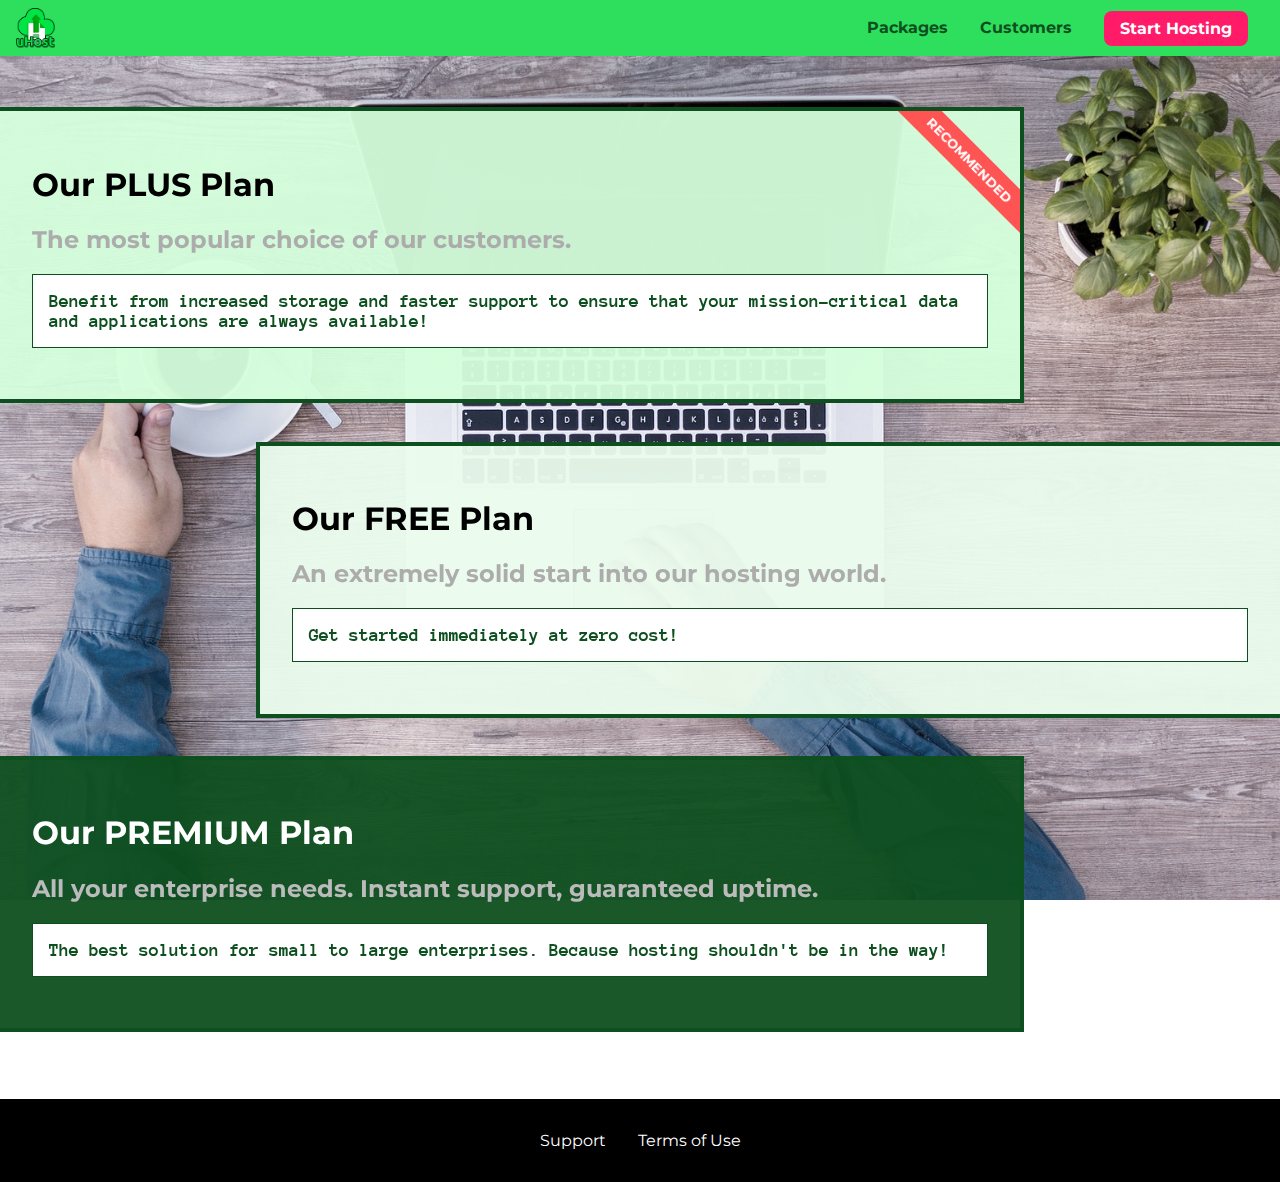
<file: Get the freedom you deserve/packages/index.html>
<!DOCTYPE html>
<html lang="en">

<head>
    <meta charset="UTF-8">
    <meta http-equiv="X-UA-Compatible" content="ie=edge">
    <meta name="viewport" content="width=device-width, initial-scale=1.0">
    <title>uHost</title>
    <link rel="shortcut icon" href="../favicon.png">
    <link rel="stylesheet" href="../shared.css">
    <link rel="stylesheet" href="packages.css">
</head>

<body>
    <div class="backdrop"></div>

    <div class="background"></div>
    <header class="main-header">
        <div>
            <button class="toggle-button">
                <span class="toggle-button__bar"></span>
                <span class="toggle-button__bar"></span>
                <span class="toggle-button__bar"></span>
            </button>
            <a href="../index.html" class="main-header__brand">
                <img src="../images/uhost-icon.png" alt="uHost - Your favourite hosting company">
            </a>
        </div>
        <nav class="main-nav">
            <ul class="main-nav__items">
                <li class="main-nav__item">
                    <a href="index.html">Packages</a>
                </li>
                <li class="main-nav__item">
                    <a href="../customers/index.html">Customers</a>
                </li>
                <li class="main-nav__item main-nav__item-cta">
                    <a href="../start-hosting/index.html">Start Hosting</a>
                </li>
            </ul>
        </nav>
    </header>
    <nav class="mobile-nav">
        <ul class="mobile-nav__items">
            <li class="mobile-nav__item">
                <a href="index.html">Packages</a>
            </li>
            <li class="mobile-nav__item">
                <a href="../customers/index.html">Customers</a>
            </li>
            <li class="mobile-nav__item mobile-nav__item--cta">
                <a href="../start-hosting/index.html">Start Hosting</a>
            </li>
        </ul>
    </nav>
    <main>
        <section class="package" id="plus">
            <a href="#">
                <h1 class="package__title">Our PLUS Plan</h1>
                <h2 class="package__badge">RECOMMENDED</h2>
                <h2 class="package__subtitle">The most popular choice of our customers.</h2>
                <p class="package__info">Benefit from increased storage and faster support to ensure that your
                    mission-critical data and applications
                    are always available!</p>
            </a>
        </section>
        <section class="package" id="free">
            <a href="#">
                <h1 class="package__title">Our FREE Plan</h1>
                <h2 class="package__subtitle">An extremely solid start into our hosting world.</h2>
                <p class="package__info">Get started immediately at zero cost!</p>
            </a>
        </section>
        <div class="clearfix">
        </div>
        <section class="package" id="premium">
            <a href="#">
                <h1 class="package__title">Our PREMIUM Plan</h1>
                <h2 class="package__subtitle">All your enterprise needs. Instant support, guaranteed uptime. </h2>
                <p class="package__info">The best solution for small to large enterprises. Because hosting shouldn't be
                    in the way!</p>
            </a>
        </section>
    </main>
    <footer class="main-footer">
        <nav>
            <ul class="main-footer__links">
                <li class="main-footer__link">
                    <a href="#">Support</a>
                </li>
                <li class="main-footer__link">
                    <a href="#">Terms of Use</a>
                </li>
            </ul>
        </nav>
    </footer>
    <script src="../shared.js"></script>
</body>

</html>
</file>
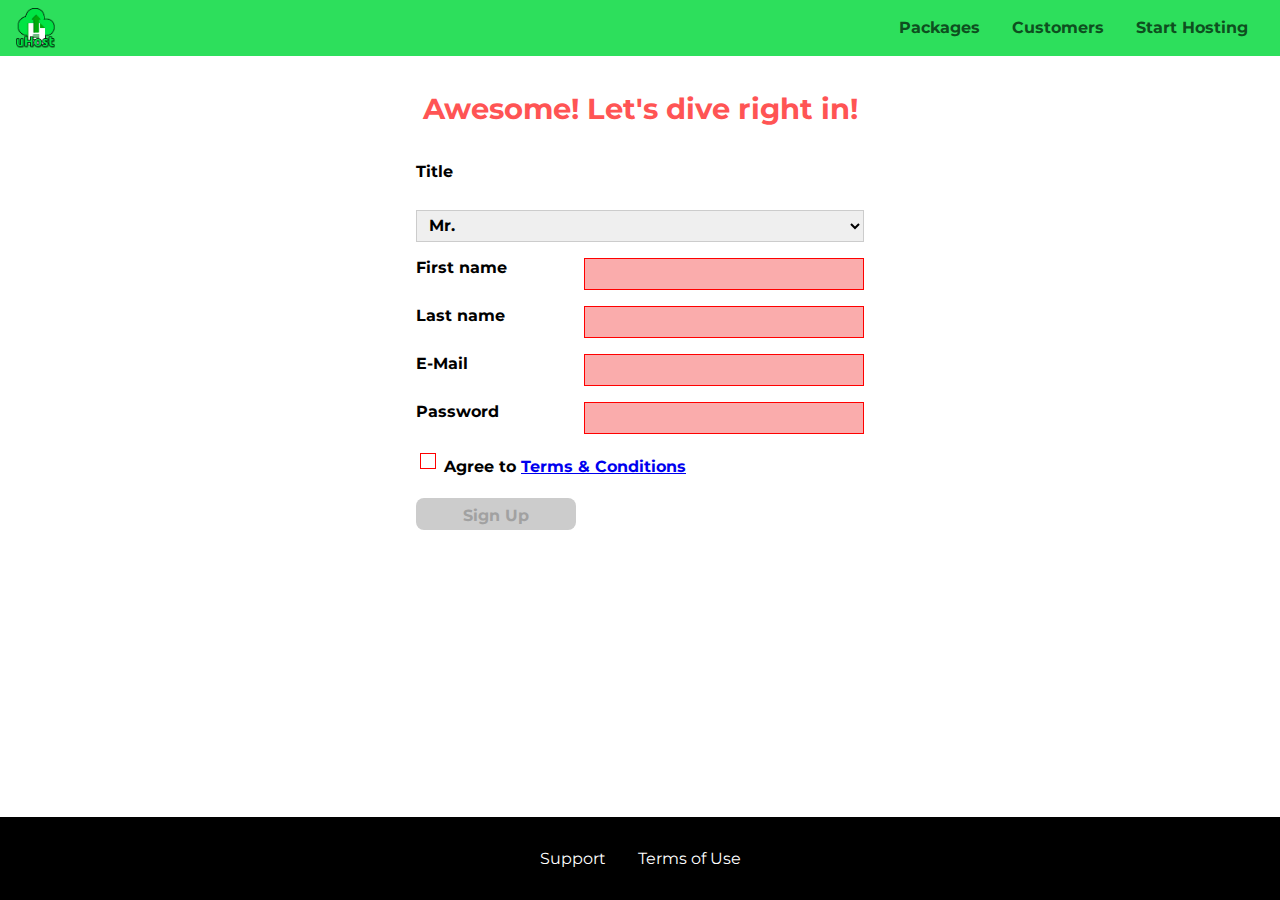
<file: Get the freedom you deserve/start-hosting/index.html>
<!DOCTYPE html>
<html lang="en">

<head>
    <meta charset="UTF-8">
    <meta name="viewport" content="width=device-width, initial-scale=1.0">
    <meta http-equiv="X-UA-Compatible" content="ie=edge">
    <title>uHost Signup</title>
    <link rel="shortcut icon" href="../favicon.png">
    <link rel="stylesheet" href="../shared.css">
    <link rel="stylesheet" href="start-hosting.css">
</head>

<body>
    <div class="backdrop"></div>
    <header class="main-header">
        <div>
            <button class="toggle-button">
                <span class="toggle-button__bar"></span>
                <span class="toggle-button__bar"></span>
                <span class="toggle-button__bar"></span>
            </button>
            <a href="../index.html" class="main-header__brand">
                <img src="../images/uhost-icon.png" alt="uHost - Your favorite hosting company">
            </a>
        </div>
        <nav class="main-nav">
            <ul class="main-nav__items">
                <li class="main-nav__item">
                    <a href="../packages/index.html">Packages</a>
                </li>
                <li class="main-nav__item">
                    <a href="../customers/index.html">Customers</a>
                </li>
                <li class="main-nav__item main-nav__item--cta">
                    <a href="index.html">Start Hosting</a>
                </li>
            </ul>
        </nav>
    </header>
    <nav class="mobile-nav">
        <ul class="mobile-nav__items">
            <li class="mobile-nav__item">
                <a href="../packages/index.html">Packages</a>
            </li>
            <li class="mobile-nav__item">
                <a href="../customers/index.html">Customers</a>
            </li>
            <li class="mobile-nav__item mobile-nav__item--cta">
                <a href="index.html">Start Hosting</a>
            </li>
        </ul>
    </nav>
    <main class="signup-page">
        <h1 class="signup-title">Awesome! Let's dive right in!</h1>
        <form action="index.html" class="signup-form">
            <label for="title">Title</label>
            <select id="title">
                <option value="mr">Mr.</option>
                <option value="ms">Ms.</option>
            </select>
            <label for="first-name">First name</label>
            <input type="text" id="first-name" required>
            <label for="last-name">Last name</label>
            <input type="text" id="last-name" required>
            <label for="email">E-Mail</label>
            <input type="email" id="email" required>
            <label for="password">Password</label>
            <input type="password" id="password" required>
            <div class="signup-form__checkbox">
                <input type="checkbox" id="agree-terms" required>
                <label for="agree-terms">Agree to
                    <a href="#">Terms &amp; Conditions</a>
                </label>
            </div>

            <button type="submit" class="button" disabled>Sign Up</button>
        </form>
    </main>
    <footer class="main-footer">
        <nav>
            <ul class="main-footer__links">
                <li class="main-footer__link">
                    <a href="#">Support</a>
                </li>
                <li class="main-footer__link">
                    <a href="#">Terms of Use</a>
                </li>
            </ul>
        </nav>
    </footer>
    <script src="../shared.js"></script>
</body>

</html>
</file>
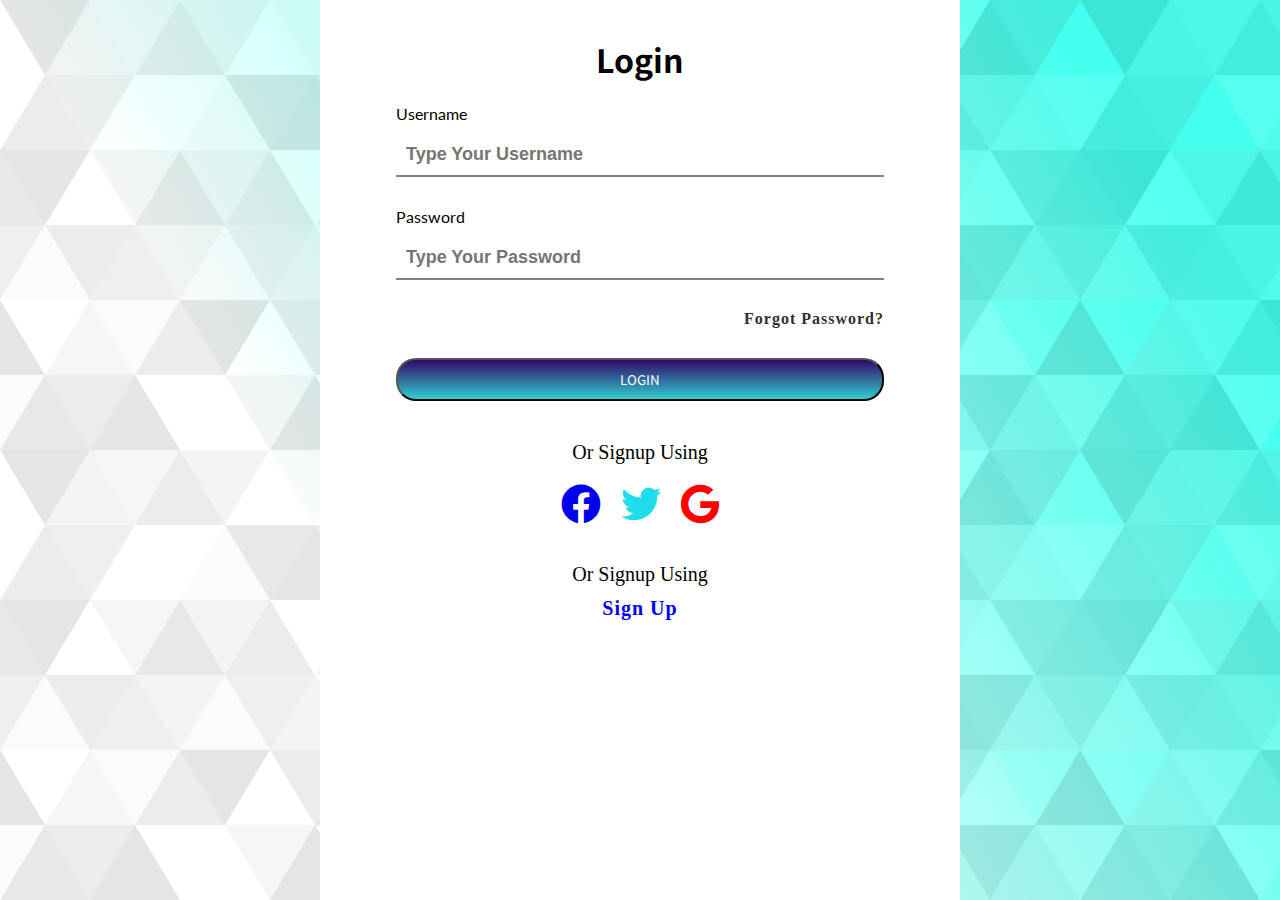
<file: @@@LOGIN PAGE@@@@/login.html>
<!DOCTYPE html>
<html lang="en">

<head>
    <meta charset="UTF-8">
    <meta name="viewport" content="width=device-width, initial-scale=1.0">
    <link type=images/png rel="icon" href="faviconImages/download.png">
    <link rel="stylesheet" href="login.css">
    <link rel="preconnect" href="https://fonts.gstatic.com">
    <link href="https://fonts.googleapis.com/css2?family=Noto+Sans+KR:wght@900&display=swap" rel="stylesheet">
    <link href="https://fonts.googleapis.com/css2?family=Lato:wght@900&display=swap" rel="stylesheet">
    <link rel="stylesheet" href="https://cdnjs.cloudflare.com/ajax/libs/font-awesome/5.15.2/css/all.min.css">
    <title>LOGIN</title>
</head>

<body>
    <div class="main">
        <form class=login-form action="abcd.html">
            <h1>Login</h1>
            <div class="credential">
                <label for="username">Username</label><br>
                <input type="text" placeholder="Type Your Username"><br>
                <label for="Password">Password</label><br>
                    <input type="password" placeholder="Type Your Password"><br>
                    <a class= forgotpassword href="forgotPassword.html">Forgot Password?</a>
                <button class="login">LOGIN</button>
                <p class="signup-statement"> Or Signup Using</p>
            </div>

        </form>
        <div class="image-link">
            <a href="www.facebook.com"><i class="fab fa-facebook"></i></a>
            <a href="www.twitter.com"><i class="fab fa-twitter"></i></a>
            <a href="www.google.com"><i class="fab fa-google"></i></a>
        </div>

        <div class="footer">
            <p id="signup2" class="signup-statement"> Or Signup Using</p>
            <a class="signup--statement__button" href="signup.html">Sign Up</a>
        </div>
    </div>
</body>

</html>
</file>
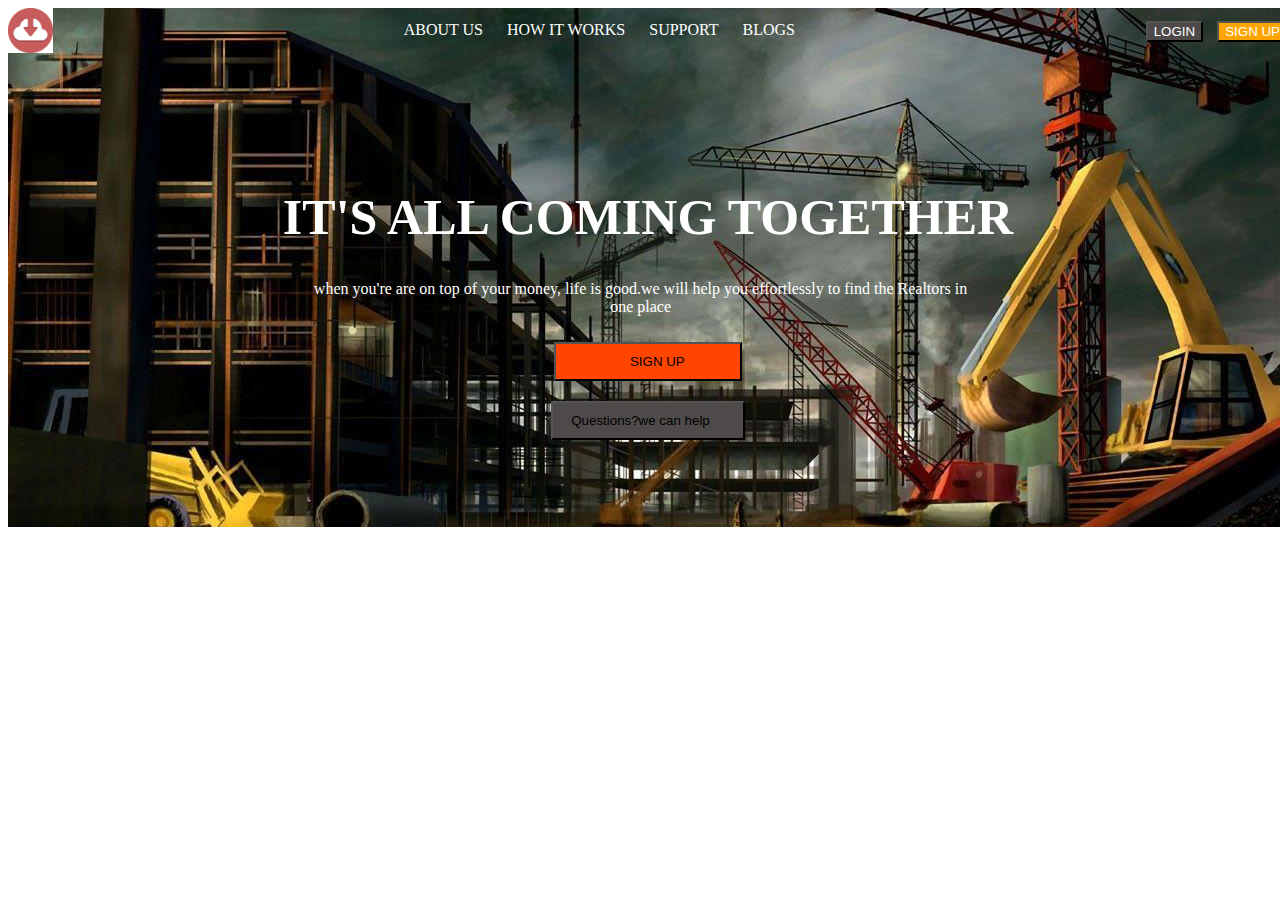
<file: Avahi Project/home.html>
<!DOCTYPE html>
<html lang="en">

<head>
    <meta charset="UTF-8">
    <meta name="viewport" content="width=device-width, initial-scale=1.0">
    <link rel="stylesheet" href="main.css">
    <title>Avahi</title>
    <link rel="stylesheet" href="https://cdnjs.cloudflare.com/ajax/libs/font-awesome/5.15.2/css/all.min.css" integrity="sha512-HK5fgLBL+xu6dm/Ii3z4xhlSUyZgTT9tuc/hSrtw6uzJOvgRr2a9jyxxT1ely+B+xFAmJKVSTbpM/CuL7qxO8w==" crossorigin="anonymous" />
    <link rel="stylesheet" href="https://cdnjs.cloudflare.com/ajax/libs/font-awesome/4.7.0/css/font-awesome.min.css">
</head>

<body>
    <div class="main-container">
    <header class="main-header">
        <div class="main-header__icon">
            <img src="download (1).jpg" alt="smiley" class="icon">
        </div>
        <div class="main-header__link">
            <a href="">ABOUT US</a>
            <a href="">HOW IT WORKS</a>
            <a href="">SUPPORT</a>
            <a href="">BLOGS</a>
        </div>
        
        <div class="main-header__buttons">
            <button class="main-header__login"> <i class="fas fa-sign-in-alt"></i> LOGIN</button>
            <button class="main-header__signup"><i class="fas fa-sign-in-alt"></i>SIGN UP</button>
        </div>
        
    </header>
    <div class="main-content__image">
        <div class="main-content__description">
            <h1>IT'S ALL COMING TOGETHER</h1>
            <p>when you're are on top of your money, life is good.we will help you effortlessly to find the Realtors in one place</p>

            <div class="main-content__buttons">
                <button class="signup"><i class="fas fa-user-plus"></i> SIGN UP</button>
                <button class="question">Questions?we can help<i class='far fa-comment'></i></button>
            </div>
        </div>
        
    </div>
</div>
</body>

</html>
</file>
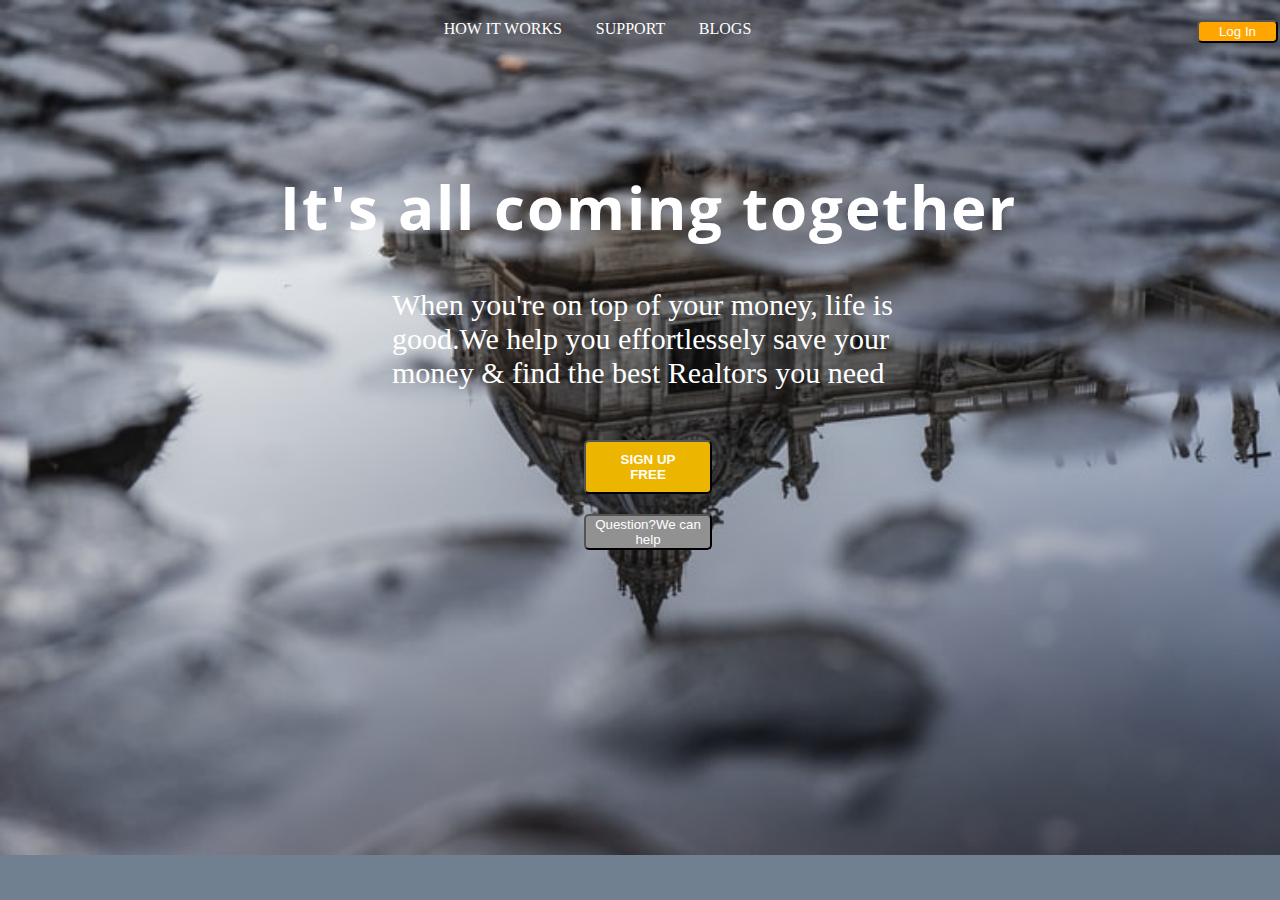
<file: Basic Homepage/projecthomepage.html>
<!DOCTYPE html>
<html lang="en">

<head>
    <meta charset="UTF-8">
    <meta name="viewport" content="width=device-width, initial-scale=1.0">
    <link rel="stylesheet" href="main.css">
    <link rel="preconnect" href="https://fonts.gstatic.com">
    <link href="https://fonts.googleapis.com/css2?family=Open+Sans&display=swap" rel="stylesheet">
    <title>AVAHI</title>
</head>

<body>
    <div class="main">
        <div class="main-header">
            <div class="main-header__child">
                <a href="howitworks.html">HOW IT WORKS</a>
                <a href="support.html">SUPPORT </a>
                <a href="blogs.html">BLOGS </a>
                <span class="span-login"><button class="main-header__login">Log In</button> </span>
            </div>
        </div>
        <div class="main-content">
            <div class="main-content__heading">
                <h1>It's all coming together</h1>
            </div>
            <div class="main-content__statement">
                <p>When you're on top of your money, life is good.We help you effortlessely save your money & find the best Realtors you need</p>
            </div>
        </div>
        <div class="main-buttons">
            <button class="signup">SIGN UP FREE</button>
            <button class="questions">Question?We can help</button>
        </div>

    </div>

</body>

</html>
</file>
<file: @@@Main Homepage 2@@@/style.css>
.fronter {
    color: black;
    width: 70%;
    position: absolute;
    top: 20;
    left: 10;
}

/* SECTION 1 */

body {
    padding: 0;
    margin: 0;
    box-sizing: border-box;
}

.upper-section {
    padding: 1.56rem;
}

.main-header {
    width: 100%;
    height: 4.56rem;
}

.main-header__nav {
    display: flex;
    width: 100%;
    justify-content: center;
}

.logo {
    width: 90%;
    text-align: center;
}

.toggle-button__main {
    margin: auto;
    width: 10%;
}

.toggle-button {
    margin: auto;
    width: 3rem;
    background: transparent;
    border: none;
    cursor: pointer;
    padding-top: 0;
    padding-bottom: 0;
    vertical-align: middle;
  }
  
  .toggle-button:focus {
    outline: none;
  }
  
  .toggle-button__bar {
    width: 100%;
    height: 0.2rem;
    background: black;
    display: block;
    margin: 0.6rem 0;
  }

.logo p {
    letter-spacing: 0.28rem;
    font-size: 0.625rem;
    text-align: center;
    width: 100%;
    color: #a6a3a3;
    font-weight: bold;
    margin-top: -0.5rem;

}

.logo-child {
    width: 9.37rem;
    height: 4.3rem;
    padding-right: 14px;
}

.nav-link {
    width: 40rem;
    display: none;
    justify-content: space-around;
}

.icon {
    display: flex;
    justify-content: space-around;
    align-items: center;
    vertical-align: middle;
    width: 12%;
    font-size: 25px;
    margin-bottom: 10px;
}

.icon a{
    color: black;
}

.nav-link__child {
    margin-top: 1.75rem;
    width: 80%;
    display: flex;
    justify-content: space-around;
    list-style: none;
}

li a {
    text-decoration: none;
    list-style: none;
    color: black;
    font-weight: bold;
    font-size: 1.0rem;
    background-color: #ffb547;
    padding: 0.562rem 0.875rem;
    border-radius: 0.25rem;
}

/* SECTION 2 */

.title {
    padding: 1.56rem;
}

.title h1{
    font-weight: bold;
    color: #666666;
    text-align: center;
    font-size: 0.87rem;
    letter-spacing: 0.2rem;
}

.main-building {
    text-align: center;
    width: 100%;
}

.building-image {
    width: 100%;
}

/* SECTION 3 */

.who-are-we {
    padding: 1.56rem;
}

.who-are-we h1{
    font-size: 0.87rem;
    letter-spacing: 0.2rem;
    color: #666666;
    text-align: center;
    margin-bottom: 2.25rem;
}

.contact-us {
    position: fixed;
    bottom: 0.625rem;
    font-size: 1.00rem;
    padding: 0.2rem 0.2em;
    right: 1.26rem;
    color: white;
    padding: 0.562rem 0.875rem;
    border-radius: 1.25rem;
    background-color: #0066cd;
    font-weight: bold;
    border: none;
}

.people {
    text-align: center;
}

.people img {
    width: 100%;
}

.who-are-we p {
    font-size: 1.3rem;
    text-align: center;
    font-weight: bold;
}

/* Section 4 */

.services {
    padding: 1.56rem;
    display: flex;
    flex-direction: column;
    justify-content: space-around;
}

.services h1 {
    margin-bottom: 2.25rem;
    font-size: 0.87rem;
    letter-spacing: 0.2rem;
    color: #666666;
    text-align: center;
    margin-top: 0;
}

.cards {
    display: flex;
    justify-content: space-between;
    flex-direction: column;
    min-width: 293px;
    width: 100%;
}

.cards > div {
    border-radius: 1.25rem;
    background-color: white;
    border: 2px solid rgb(61, 60, 60);
    width: 100%;
}

.card-1,.card-2,.card-3 {
    display: flex;
    padding-top: 2.35rem;
    justify-content: space-between;
    margin: 15px 0;
    flex-direction: column;
    align-items: center;
    box-shadow: 2px 3px 8px 1px #757474;
}

.card-1 img{
    width: 80%;
    height: 50%;
}

.card-1 p, .card-2 p, .card-3 p {
    text-align: center;
    margin-top: 1.25rem;
    font-size: 18px;
    font-weight: bold;
    vertical-align: text-top;
    font-family: 'Poppins', sans-serif;
    padding: 0.625rem 1.25rem;
    color: rgb(32, 32, 32);
}

.card-2 img {
    width: 70%;
    height: 50%;
}

.card-3 img{
    width: 47%;
    height: 52%;
}

/* SECTION 5 */

.footer {
    display: flex;
    flex-direction: column;
    justify-content: center;
    align-items: center;
    /* font-size: 1.87rem;
    margin-top: 18.75rem;
    height: 20rem;*/
    font-size: 1.0rem;
    margin-top: 7.75rem;
    height: 9rem;
    width: 100%;
    background-color: rgb(133, 130, 130);
}

.footer-links a{
    color: #e6d5d5;
    text-decoration: none;
}

.footer-statement {
    color: #e6d5d5;
}

/* media queries */

/* big landscape tablets, laptops and tablets */
/* @media (min-width : 1200px) {

} */




/* smartphones, Android phones, landscape iphone */
@media (min-width : 600px) {
    .title h1{
        font-size: 1.87rem;
        letter-spacing: 0.625rem;
    }

    .who-are-we h1{
        font-size: 1.87rem; 
        letter-spacing: 0.625rem;
    }

    .contact-us {
        bottom: 0.625rem;
        z-index: 100;
        font-size: 1.25rem;
    }

    .services h1 {
        font-size: 1.87rem; 
        letter-spacing: 0.625rem; 
        margin-bottom: 1.25rem;
    }

    .card-1 p, .card-2 p, .card-3 p {
        text-align: center;
        margin-top: 1.25rem;
        font-size: 1.4rem;
    }

    .who-are-we p {
        font-size: 1.5rem
    }

    .footer {
        font-size: 1.3rem;
    }
}

/* portrait tablets, e-readers kindle */
@media (min-width : 800px){
    .main-header__nav {
        justify-content: flex-end;
    }
    .logo {
        width: 25%;
    }
    .nav-link {
        display: flex; 
        width: 75%;
    }

    .nav-link__child {
        width: 85%;
    }

    .icon {
        width: 15%;
    }
    
    li a {
        font-size: 0.7rem;
    }
    .toggle-button {
        display: none;
    }
}

/* tablets, landscape , low resolution laptop and desktop */
@media (min-width : 990px) {
    .main-header__nav {
        justify-content: space-around;
    }

    .nav-link {
        display: flex; 
        width: 54%;
    }

    .logo {
        width: 16.5%;
    }

    .logo p {
        width: 10.25rem;
    }

    .logo-child {
        padding-right: 0px;
    }

    .title h1{
        font-size: 1.87rem;
        letter-spacing: 0.625rem;
    }

    .contact-us {
        bottom: 0.625rem;
        z-index: 100;
        font-size: 1.25rem;
    }

    .who-are-we p {
        font-size: 1.87rem; 
        margin-bottom: 0;
    }

    .people img {
        width: 50%;
    }

    .services {
        display: block;
        height: 31.25rem;
        position: relative;
        z-index: 1;
        margin-bottom: 5rem;
    }

    .services h1 {
        font-size: 1.87rem;
        letter-spacing: 0.625rem;
        margin-bottom: 1.25rem;
        margin-top: 0;
    }

    .cards {
        display: flex;
        height: 27.5rem;
        margin-top: 1.87rem;
        padding: 1.25rem;
        justify-content: space-around;
        position: relative;
        flex-direction: row;
    }

    .cards > div {
        width: 30%;
    }

    .card-1,.card-2,.card-3 {
        display: flex;
        justify-content: flex-start; 
        padding-top: 3.75rem;
        flex-direction: column;
        align-items: center;
        position: relative;
    }


    .card-1 p, .card-2 p, .card-3 p {
        position: absolute;
        top: 66%;
        margin-top: 1.25rem;
        font-size: 18px;
        vertical-align: text-top;
        padding: 0.625rem 1.25rem;
    }

    .footer {
        font-size: 1.87rem;
        margin-top: 18.75rem;
        height: 20rem;
    }

}

/* smartphones, portrait iphone, portrait 480 * 320 phones (Android) */
/* @media (max-width : 480px) {

}  */
</file>
<file: @@@Main Homepage@@@/style.css>
/* SECTION 1 */

body {
    padding: 0;
    margin: 0;
    box-sizing: border-box;
}

.upper-section {
    padding: 1.56rem;
}

.main-header {
    width: 100%;
    height: 4.56rem;
}

.main-header__nav {
    display: flex;
    width: 100%;
    justify-content: flex-end;
}

.logo {
    width: 55%;
}

.logo p {
    letter-spacing: 0.28rem;
    font-size: 0.625rem;
    text-align: center;
    width: 10.25rem;
    color: #a6a3a3;
    font-weight: bold;
    margin-top: -0.5rem;
}

.logo-child {
    width: 9.37rem;
    height: 4.3rem;
}

.nav-link {
    width: 36.5rem;
}

.nav-link ul {
    padding: 0;
}

.nav-link__child {
    margin-top: 1.75rem;
    width: 100%;
    display: flex;
    justify-content: space-around;
    list-style: none;
}


li a {
    text-decoration: none;
    list-style: none;
    color: black;
    font-weight: bold;
    font-size: 1.25rem;
    background-color: #ffb547;
    padding: 0.562rem 0.875rem;
    border-radius: 0.25rem;
}

/* SECTION 2 */

.title {
    padding: 1.56rem;
}

.title h1{
    font-weight: bold;
    font-size: 1.87rem;
    color: #666666;
    text-align: center;
    letter-spacing: 0.625rem;
}

.main-building {
    text-align: center;
    width: 100%;
}

.building-image {
    width: 100%;
}

/* SECTION 3 */

.who-are-we {
    padding: 1.56rem;
}

.who-are-we h1{
    font-size: 1.87rem;
    color: #666666;
    text-align: center;
    letter-spacing: 0.625rem;
}

.contact-us {
    position: fixed;
    right: 1.56rem;
    bottom: 0.625rem;
    z-index: 100;
    font-size: 1.25rem;
    color: white;
    padding: 0.562rem 0.875rem;
    border-radius: 1.25rem;
    background-color: #0066cd;
    font-weight: bold;
    border: none;
}

.people {
    text-align: center;
}

.people img {
    width: 50%;
}

.who-are-we p {
    font-size: 1.87rem;
    text-align: center;
    font-weight: bold;
    margin-bottom: 0;
}

.services {
    padding: 1.56rem;
    height: 31.25rem;
    position: relative;
    z-index: 1;
    margin-bottom: 5rem;
}

.services h1 {
    font-size: 1.87rem;
    color: #666666;
    text-align: center;
    letter-spacing: 0.625rem;
    margin-bottom: 1.25rem;
    margin-top: 0;
}

.cards {
    display: flex;
    height: 27.5rem;
    margin-top: 1.87rem;
    padding: 1.25rem;
    justify-content: space-around;
    position: relative;
}

.cards > div {
    border-radius: 1.25rem;
    background-color: white;
    width: 30%;
    border: 2px solid rgb(61, 60, 60);
}

.card-1,.card-2,.card-3 {
    display: flex;
    justify-content: flex-start;
    padding-top: 3.75rem;
    flex-direction: column;
    align-items: center;
    box-shadow: 2px 3px 8px 1px #757474;
    position: relative;
}

.card-1 img{
    width: 80%;
    height: 50%;
}

.card-1 p, .card-2 p, .card-3 p {
    position: absolute;
    top: 66%;
    text-align: center;
    margin-top: 1.25rem;
    font-size: 18px;
    font-weight: bold;
    vertical-align: text-top;
    font-family: 'Poppins', sans-serif;
    padding: 0.625rem 1.25rem;
    color: rgb(32, 32, 32);
}

.card-2 img {
    width: 70%;
    height: 50%;
}

.card-3 img{
    width: 47%;
    height: 52%;
}

/* SECTION 4 */

.footer {
    display: flex;
    flex-direction: column;
    justify-content: center;
    align-items: center;
    font-size: 1.87rem;
    margin-top: 18.75rem;
    height: 20rem;
    width: 100%;
    background-color: rgb(133, 130, 130);
}

.footer-link {
    display: flex;
}

.footer-links a{
    color: #e6d5d5;
    text-decoration: none;
}

.footer-statement {
    color: #e6d5d5;
}
</file>
<file: Get the freedom you deserve/shared.css>
@import url('https://fonts.googleapis.com/css2?family=Roboto:ital,wght@0,400;0,900;1,100;1,700&display=swap');
@import url('https://fonts.googleapis.com/css?family=Anton|Montserrat:400,700');

:root {
    --dark-green : #0e4f1f;
    --highlight-color : #ff1b68;
}

* {
    box-sizing: border-box;
}

html {
    height: 100%;
}

body {
    font-family: 'Montserrat', sans-serif; 
    margin: 0;
    padding-top: 3.5rem; 
}

@supports (display: grid){
    body {
        display: grid;
        grid-template-rows:3.5rem auto fit-content(8rem);
        padding-top: 0; 
        grid-template-areas: "header"
                            "main"
                            "footer";
        height: 100%;
    }
}

main{
    grid-area: main;
}

.backdrop {
    display: none;
    opacity: 0;
    transition: opacity 0.2s linear;
    position: fixed;
    display: none;
    top: 0;
    left: 0;
    z-index: 100;
    width: 100vw;
    height: 100vh;
    background: rgba(0,0,0,0.5);
}

.main-header {
    width: 100%;
    position: fixed;
    top: 0;
    left: 0;
    background: #2ddf5c;
    padding: 0.5rem 1rem;
    z-index: 1;
    display: -webkit-box;
    display: -ms-flexbox;
    display: -webkit-flex;
    display: flex;
    align-items: center;
    justify-content: space-between;
}


.toggle-button {
    width: 3rem;
    background: transparent;
    border: none;
    cursor: pointer;
    padding-top: 0;
    padding-bottom: 0;
    vertical-align: middle;
}
  
.toggle-button:focus {
    outline: none;
}
  
.toggle-button__bar {
    width: 100%;
    height: 0.2rem;
    background: black;
    display: block;
    margin: 0.6rem 0;
}
  
.main-header__brand {
    color: var(--dark-green);
    text-decoration: none;
    font-weight: bold;
    font-size: 1.5rem;
    /* width: 20px; */
}

.main-header__brand img {
    height: 2.5rem;
    vertical-align: middle;
    /* width: 100%; */
}

.main-nav {
    display: none;
}

.main-nav__item-cta {
    animation: wiggle 400ms 2s 8 none;
}

.main-nav__items {
    margin: 0;
    padding: 0;
    list-style: none;
    display: flex;
}

.main-nav__item {
    margin: 0 1rem;
}

.main-nav__item a,
.mobile-nav__item a{
    text-decoration: none;
    color: var(--dark-green);
    font-weight: bold;
    padding: 0.2rem 0;
}

.main-nav__item a:hover,
.main-nav__item a:active {
    color: white;
    border-bottom: 5px solid white;
}

.main-nav__item-cta a,
.mobile-nav__item-cta a  {
    color: white;
    background: var(--highlight-color);
    padding: 0.5rem 1rem;
    border-radius: 8px;
}

.main-nav__item--cta a:hover,
.main-nav__item--cta a:active,
.mobile-nav__item--cta a:hover,
.mobile-nav__item--cta a:active  {
    color: var(--highlight-color);
    background: white;
    border: none;
}

@media (min-width: 40rem) {
    .toggle-button {
      display: none;
    }
    .main-nav {
      display: flex;
    }
}

.main-footer {
    background: black;
    padding: 2rem;
    margin-top: 3rem;
    grid-area: footer;
}

.main-footer__links {
    list-style: none;
    margin: 0;
    padding: 0;
    display: flex;
    flex-direction: column;
    align-items: center;
}

.main-footer__link {
    margin: 0.5rem 0 ;
}

.main-footer__link a {
    color: white;
    text-decoration: none;
}

.main-footer__link a:hover,
.main-footer__link a:active {
    color: #ccc;
}

.mobile-nav {
    display: none; 
    position: fixed;
    z-index: 101;
    top: 0;
    left: 0;
    background: white;
    width: 80%;
    height: 100vh;
  }
  
.mobile-nav__items {
    width: 90%;
    height: 100%;
    list-style: none;
    margin: 0 auto;
    padding: 0;
    text-align: center;
    display: flex;
    flex-direction: column;
    align-items: center;
    justify-content: center;
}

.mobile-nav__item {
    margin: 1rem 0;
}

.mobile-nav__item a {
    font-size: 1.5rem;
}

.button {
    background: var(--dark-green);
    color: white;
    font: inherit;
    border: 1.5px solid var(--dark-green);
    padding: 0.5rem;
    border-radius: 8px;
    font-weight: bold;
    cursor: pointer;
}

.button:hover,
.button:active {
    background: rgb(43, 22, 22);
    color: var(--dark-green);
}

.button:focus {
    outline: none;
}

.button[disabled]{
    cursor: not-allowed;
    border: #a1a1a1;
    background: #ccc;
    color: #a1a1a1;
}

.open {
    display: block !important;
    opacity: 1 !important;
    transform: translateY(0) !important;
}

@media (min-width : 40rem) {
    .main-footer__link {
        margin: 0 1rem;
    }
    .main-footer__links {
        flex-direction: row;
        justify-content: center;
    }
}

@keyframes wiggle {
    0% {
        transform: rotateZ(0deg);
    }
    50% {
        transform: rotateZ(-10deg);
    }
    100% {
        transform: rotateZ(10deg);
    }
}
</file>
<file: Get the freedom you deserve/main.css>
#production-overflow {
    background: linear-gradient(to top,rgba(80, 68, 18, 0.6) 10%, transparent) , url("images/freedom.jpg") center / cover no-repeat border-box, #ff1b68;
    background-size: cover;
    width: 100vw;
    height: 33vh;
    position: relative;
}

#production-overflow h1{
    color: white;
    font-family: 'Krona One', sans-serif;  
    bottom: 5%;
    left: 3%;
    position: absolute;  
    font-size: 1.6rem;
}

/* @media (min-width : 40rem){
    #production-overflow {
        height: 40vh;
    }
    #production-overflow h1{
        font-size: 3rem;
    }
}  */

.plan{
    background: #d5ffdc;
    text-align: center; 
    margin: 0.5rem 0 ;
    padding: 1rem;
    width: 100%;
}

.plan--highlighted{
    background: #19b84c;
    color: white;
}

.plan__annotation{
    background: white;
    color: #19b84c;
    padding: 0.5rem;
    border-radius: 8px;
    box-shadow: 2px 2px 2px 2px rgb(0, 0, 0, 0.5);
    
}

.plan__title{
    color: #0e4f1f;
}

.plan__price{
    color: #858585
}

.plan--highlighted .plan__title {
    color: white
}

.plan--highlighted .plan__price {
    color: #0e4f1f
}

.plan__features{
    margin: 0px;
    padding: 0px;
    list-style: none;
}

.plan__features li {
    margin: 0.5rem 0;
}

@media (min-width : 40rem) and (min-height: 40rem){
    #production-overflow  {
        height: 40vh;
        background-position: 50% 25%;
    }
    #production-overflow h1{
        font-size: 3rem;
    }
}

@media (min-width : 40rem){
    .plan__list {
        width: 100%;
        text-align: center;
    }
    .plan{
        width: 30%;
        display: inline-block;
        box-shadow: 2px 2px 2px 2px rgb(0, 0, 0, 0.5);
        vertical-align: middle;
        min-width: 13rem;
        max-width: 23.25rem;
    }
    .plan--highlighted {
        box-shadow: 2px 2px 2px 2px rgba(0, 0, 0, 0.5);
    }
}

@media (min-width : 40rem){
    .key-feature__list{
        margin: 0;
        padding: 0;
        list-style: none;
        text-align: center;
    }
    .key-feature {
        display: inline-block;
        width: 30%;
        max-width: 23.25rem;
        vertical-align: top;
    }
}

.button {
    color: white;
    background: #0e4f1f;
    font: inherit;
    border: 1.5px solid #0e4f1f;
    border-radius: 7px;
    padding: 0.5rem;
    font-weight: bold;
    cursor: pointer;
}

.button:hover,
.button:active{
    color: #0e4f1f;
    background: white;
}

.button:focus{
    outline: none;
}

#key-features {
    background: #ff1b68;
    margin-top: 1rem;
    padding: 1.2rem;
}

#key-features .section-title {
    color: white;
    margin: 2rem;
}

.key-feature__list{
    margin: 0;
    padding: 0;
    list-style: none;
}

.key-feature__description {
    color: white;
    font-weight: bold;
    font-size: 1.2rem;
    text-align: center;
}

.key-feature__image {
    background: #ffcede;
    width: 128px;
    height: 128px;
    border: 3px solid #424242;
    border-radius: 50%;
    margin: auto;
    padding: 20px;
}


.section-title {
    color : green;
    text-align: center;
}

.modal {
    position: fixed;
    /* display: none; */
    opacity: 0;
    transform: translateY(-3rem);
    transition: opacity 200ms ease-out, transform 500ms cubic-bezier(0.87, 0, 0.13, 1);
    z-index: 200;
    top: 20%;
    left: 30%;
    width: 40%;
    background: white;
    padding: 1rem;
    border: 1px solid #ccc;
    box-shadow: 1px 1px 1px rgba(0, 0, 0, 0.5);
  }
  
.modal__title {
    text-align: center;
    margin: 0 0 1rem 0;
  }
  
.modal__actions {
    text-align: center;
  }
  
.modal__action {
    border: 1px solid #0e4f1f;
    background: #0e4f1f;
    text-decoration: none;
    color: white;
    font: inherit;
    padding: 0.5rem 1rem;
    cursor: pointer;
  }
  
.modal__action:hover,
.modal__action:active {
    background: #2ddf5c;
    border-color: #2ddf5c;
  }
  
.modal__action--negative {
    background: red;
    border-color: red;
  }
  
.modal__action--negative:hover,
.modal__action--negative:active {
    background: #ff5454;
    border-color: #ff5454;
  }
</file>
<file: Main Homepage 2/style.css>
.fronter {
    color: black;
    width: 70%;
    position: absolute;
    top: 20;
    left: 10;
}

/* SECTION 1 */

body {
    padding: 0;
    margin: 0;
    box-sizing: border-box;
}

.upper-section {
    padding: 1.56rem;
}

.main-header {
    width: 100%;
    height: 87px;
}

.main-header__nav {
    display: flex;
    width: 100%;
    align-items: center;
    justify-content: center;
}

.logo {
    width: 90%;
    text-align: center;
}

.toggle-button__main {
    margin: auto;
    width: 10%;
}

.toggle-button {
    margin: auto;
    width: 3rem;
    background: transparent;
    border: none;
    cursor: pointer;
    padding-top: 0;
    padding-bottom: 0;
    vertical-align: middle;
  }
  
  .toggle-button:focus {
    outline: none;
  }
  
  .toggle-button__bar {
    width: 100%;
    height: 0.2rem;
    background: black;
    display: block;
    margin: 0.6rem 0;
  }

.logo p {
    letter-spacing: 0.28rem;
    font-size: 0.625rem;
    text-align: center;
    width: 100%;
    color: #a6a3a3;
    font-weight: bold;
    margin-top: -0.5rem;

}

.logo-child {
    width: 214px;
    height: 86px;
    padding-right: 14px;
}

.nav-link {
    width: 40rem;
    display: none;
    justify-content: flex-end;
    margin-bottom: 10px;
}

.fas.fa-caret-down {
    font-size: 21px;
}

.nav-link__child {
    margin-top: 1.75rem;
    width: 87%;
    display: flex;
    list-style: none;
    justify-content: space-around;
}

.nav-link__company {
    width: 110px;
    display: flex;
    justify-content: space-between;
}

li a {
    text-decoration: none;
    list-style: none;
    color: black;
    font-weight: bold;
    font-size: 1.0rem;
    border-radius: 0.25rem;
}

.pro-account, .Signuporlogin{
    background-color: #ffb547;
    padding: 0.562rem 0.875rem;
}



/* SECTION 2 */

.title {
    padding: 1.56rem;
}

.title h1{
    font-weight: bold;
    color: #666666;
    text-align: center;
    font-size: 0.87rem;
    letter-spacing: 0.2rem;
}

.main-building {
    text-align: center;
    width: 100%;
    background: rgb(0, 0, 0, 0);
}

.building-image {
    width: 100%;
}

/* SECTION 3 */

.who-are-we {
    padding: 1.56rem;
}

.who-are-we h1{
    font-size: 0.87rem;
    letter-spacing: 0.2rem;
    color: #666666;
    text-align: center;
    margin-bottom: 2.25rem;
}

.contact-us {
    position: fixed;
    bottom: 0.625rem;
    font-size: 1.00rem;
    padding: 0.2rem 0.2em;
    right: 1.26rem;
    color: white;
    padding: 0.562rem 0.875rem;
    border-radius: 1.25rem;
    background-color: #0066cd;
    font-weight: bold;
    border: none;
}

.people {
    text-align: center;
}

.people img {
    width: 100%;
}

.who-are-we p {
    font-size: 1.3rem;
    text-align: center;
    font-weight: bold;
}

/* Section 4 */

.services {
    padding: 1.56rem;
    display: flex;
    flex-direction: column;
    justify-content: space-around;
}

.services h1 {
    margin-bottom: 2.25rem;
    font-size: 0.87rem;
    letter-spacing: 0.2rem;
    color: #666666;
    text-align: center;
    margin-top: 0;
}

.cards {
    display: flex;
    justify-content: space-between;
    flex-direction: column;
    min-width: 293px;
    width: 100%;
}

.cards > div {
    border-radius: 1.25rem;
    background-color: white;
    border: 2px solid rgb(61, 60, 60);
    width: 100%;
}

.card-1,.card-2,.card-3 {
    display: flex;
    padding-top: 2.35rem;
    justify-content: space-between;
    margin: 15px 0;
    flex-direction: column;
    align-items: center;
    box-shadow: 2px 3px 8px 1px #757474;
}

.card-1 img{
    width: 80%;
    height: 50%;
}

.card-1 p, .card-2 p, .card-3 p {
    text-align: center;
    margin-top: 1.25rem;
    font-size: 18px;
    font-weight: bold;
    vertical-align: text-top;
    font-family: 'Poppins', sans-serif;
    padding: 0.625rem 1.25rem;
    color: rgb(32, 32, 32);
}

.card-2 img {
    width: 70%;
    height: 50%;
}

.card-3 img{
    width: 47%;
    height: 52%;
}

/* SECTION 5 */

.footer {
    display: flex;
    flex-direction: column;
    justify-content: center;
    align-items: center;
    /* font-size: 1.87rem;
    margin-top: 18.75rem;
    height: 20rem;*/
    font-size: 1.0rem;
    margin-top: 7.75rem;
    height: 9rem;
    width: 100%;
    background-color: rgb(133, 130, 130);
}

.footer-links a{
    color: #e6d5d5;
    text-decoration: none;
}

.footer-statement {
    color: #e6d5d5;
}

/* media queries */

/* smartphones, Android phones, landscape iphone */
@media (min-width : 600px) {
    .title h1{
        font-size: 1.87rem;
        letter-spacing: 0.625rem;
    }

    .who-are-we h1{
        font-size: 1.87rem; 
        letter-spacing: 0.625rem;
    }

    .contact-us {
        bottom: 0.625rem;
        z-index: 100;
        font-size: 1.25rem;
    }

    .services h1 {
        font-size: 1.87rem; 
        letter-spacing: 0.625rem; 
        margin-bottom: 1.25rem;
    }

    .card-1 p, .card-2 p, .card-3 p {
        text-align: center;
        margin-top: 1.25rem;
        font-size: 1.4rem;
    }

    .who-are-we p {
        font-size: 1.5rem
    }

    .footer {
        font-size: 1.3rem;
    }
}

/* portrait tablets, e-readers kindle */
@media (min-width : 800px){
    .main-header__nav {
        justify-content: flex-end;
    }
    .logo {
        width: 25%;
    }
    .nav-link {
        display: flex; 
        width: 64%;
    }

    .nav-link__child {
        width: 87%;
    }

    .icon {
        width: 15%;
    }
    
    li a {
        font-size: 0.7rem;
    }
    .toggle-button {
        display: none;
    }
}

/* tablets, landscape , low resolution laptop and desktop */
@media (min-width : 990px) {
    .main-header__nav {
        justify-content: space-around;
    }

    .nav-link {
        display: flex; 
        width: 63%;
    }

    .logo {
        width: 16.5%;
    }

    .logo p {
        width: 10.25rem;
    }

    .logo-child {
        padding-right: 0px;
    }

    li a {
        font-size: 1.125rem;
    }

    .title h1{
        font-size: 1.87rem;
        letter-spacing: 0.625rem;
    }

    .contact-us {
        bottom: 0.625rem;
        z-index: 100;
        font-size: 1.25rem;
    }

    .who-are-we p {
        font-size: 1.87rem; 
        margin-bottom: 0;
    }

    .people img {
        width: 50%;
    }

    .services {
        display: block;
        height: 31.25rem;
        position: relative;
        z-index: 1;
        margin-bottom: 5rem;
    }

    .services h1 {
        font-size: 1.87rem;
        letter-spacing: 0.625rem;
        margin-bottom: 1.25rem;
        margin-top: 0;
    }

    .cards {
        display: flex;
        height: 27.5rem;
        margin-top: 1.87rem;
        padding: 1.25rem;
        justify-content: space-around;
        position: relative;
        flex-direction: row;
    }

    .cards > div {
        width: 30%;
    }

    .card-1,.card-2,.card-3 {
        display: flex;
        justify-content: flex-start; 
        padding-top: 3.75rem;
        flex-direction: column;
        align-items: center;
        position: relative;
    }


    .card-1 p, .card-2 p, .card-3 p {
        position: absolute;
        top: 66%;
        margin-top: 1.25rem;
        font-size: 18px;
        vertical-align: text-top;
        padding: 0.625rem 1.25rem;
    }

    .footer {
        font-size: 1.87rem;
        margin-top: 18.75rem;
        height: 20rem;
    }

}

/* big landscape tablets, laptops and tablets */
 @media (min-width : 1100px) {
    .logo {
        width: 16.5%;
    }

    .logo p {
        width: 14.25rem;
        font-size: 1.0rem;
    }

    .nav-link {
        width: 66%;
    }
} 

/* smartphones, portrait iphone, portrait 480 * 320 phones (Android) */
/* @media (max-width : 480px) {

}  */
</file>
<file: Main Homepage/style.css>
/* SECTION 1 */

body {
    padding: 0;
    margin: 0;
    box-sizing: border-box;
}

.upper-section {
    padding: 1.56rem;
}

.main-header {
    width: 100%;
    height: 4.56rem;
}

.main-header__nav {
    display: flex;
    width: 100%;
    justify-content: flex-end;
}

.logo {
    width: 55%;
}

.logo p {
    letter-spacing: 0.28rem;
    font-size: 0.625rem;
    text-align: center;
    width: 10.25rem;
    color: #a6a3a3;
    font-weight: bold;
    margin-top: -0.5rem;
}

.logo-child {
    width: 9.37rem;
    height: 4.3rem;
}

.nav-link {
    width: 36.5rem;
}

.nav-link ul {
    padding: 0;
}

.nav-link__child {
    margin-top: 1.75rem;
    width: 100%;
    display: flex;
    justify-content: space-around;
    list-style: none;
}


li a {
    text-decoration: none;
    list-style: none;
    color: black;
    font-weight: bold;
    font-size: 1.25rem;
    background-color: #ffb547;
    padding: 0.562rem 0.875rem;
    border-radius: 0.25rem;
}

/* SECTION 2 */

.title {
    padding: 1.56rem;
}

.title h1{
    font-weight: bold;
    font-size: 1.87rem;
    color: #666666;
    text-align: center;
    letter-spacing: 0.625rem;
}

.main-building {
    text-align: center;
    width: 100%;
}

.building-image {
    width: 100%;
}

/* SECTION 3 */

.who-are-we {
    padding: 1.56rem;
}

.who-are-we h1{
    font-size: 1.87rem;
    color: #666666;
    text-align: center;
    letter-spacing: 0.625rem;
}

.contact-us {
    position: fixed;
    right: 1.56rem;
    bottom: 0.625rem;
    z-index: 100;
    font-size: 1.25rem;
    color: white;
    padding: 0.562rem 0.875rem;
    border-radius: 1.25rem;
    background-color: #0066cd;
    font-weight: bold;
    border: none;
}

.people {
    text-align: center;
}

.people img {
    width: 50%;
}

.who-are-we p {
    font-size: 1.87rem;
    text-align: center;
    font-weight: bold;
    margin-bottom: 0;
}

.services {
    padding: 1.56rem;
    height: 31.25rem;
    position: relative;
    z-index: 1;
    margin-bottom: 5rem;
}

.services h1 {
    font-size: 1.87rem;
    color: #666666;
    text-align: center;
    letter-spacing: 0.625rem;
    margin-bottom: 1.25rem;
    margin-top: 0;
}

.cards {
    display: flex;
    height: 27.5rem;
    margin-top: 1.87rem;
    padding: 1.25rem;
    justify-content: space-around;
    position: relative;
}

.cards > div {
    border-radius: 1.25rem;
    background-color: white;
    width: 30%;
    border: 2px solid rgb(61, 60, 60);
}

.card-1,.card-2,.card-3 {
    display: flex;
    justify-content: flex-start;
    padding-top: 3.75rem;
    flex-direction: column;
    align-items: center;
    box-shadow: 2px 3px 8px 1px #757474;
    position: relative;
}

.card-1 img{
    width: 80%;
    height: 50%;
}

.card-1 p, .card-2 p, .card-3 p {
    position: absolute;
    top: 66%;
    text-align: center;
    margin-top: 1.25rem;
    font-size: 18px;
    font-weight: bold;
    vertical-align: text-top;
    font-family: 'Poppins', sans-serif;
    padding: 0.625rem 1.25rem;
    color: rgb(32, 32, 32);
}

.card-2 img {
    width: 70%;
    height: 50%;
}

.card-3 img{
    width: 47%;
    height: 52%;
}

/* SECTION 4 */

.footer {
    display: flex;
    flex-direction: column;
    justify-content: center;
    align-items: center;
    font-size: 1.87rem;
    margin-top: 18.75rem;
    height: 20rem;
    width: 100%;
    background-color: rgb(133, 130, 130);
}

.footer-link {
    display: flex;
}

.footer-links a{
    color: #e6d5d5;
    text-decoration: none;
}

.footer-statement {
    color: #e6d5d5;
}
</file>
<file: Modern Wapsite/style.css>
* {
    padding: 0;
    margin: 0;
    box-sizing: border-box;
}

body {
    position: relative;
}

.side-header {
    width: 100%;
    height: 100vh;
    background: linear-gradient(57deg, #00c6a7, #1e4d92);
    clip-path: polygon(0% 0%, 100% 0%, 100% 80%, 0% 100%);
    position: relative;
}

nav {
    display: flex;
    width: 100%;
    height: 100px;
    color: white;
}

.logo {
    width: 50%;
    height: 100px;
}

.logo h1 {
    line-height: 100px;
    padding-left: 50px;
}

.left-side {
    position: absolute;
    bottom: 10%;
    width: 150px;
}

.left-side img{
    width: 18vw;
}

.menu {
    width: 50%;
    height: 100px;
}

.menu ul {
    display: flex;
    width: 100%;
    height: 100px;
    justify-content: space-around;
    align-items: center;
}

ul li {
    list-style: none;
    text-transform: uppercase;
    text-decoration: none;
    font-size: 12px;
    font-weight: bold;
    cursor: pointer;
}

.right-side {
    bottom: 10px;
    position: absolute;
    width: 100%;
    height: 200px;
    text-align: center;
}
</file>
<file: Get the freedom you deserve/customers/customers.css>
main{
  padding-top: 2.5rem;
}

.testimonial {
    font-size: 1.2rem;
  }

.testimonial__image-container {
  max-width: 40rem;
  width: 60%;
  box-shadow: 3px 3px 5px 3px rgba(0, 0, 0, 0.3);
  transform: skew(20deg);
  overflow: hidden;
}

#customer-1:hover .testimonial__image-container {
  animation: flipCustomer 1s ease-out forwards;
}


.testimonial__image{
  width: 100%;
  vertical-align: top;
  transform: skew(-20deg) scale(1.4);
}

.testimonial__info {
  text-align: right;
  padding: 0.9rem;
  width: 100%;
}


#customer-2.testimonial {
  text-align: right;
}

#customer-2 .testimonial__info {
  text-align: left;
}

.testimonial__name {
  margin: 0.2rem;
  color: #ff5454;
  font-size: 2rem;
}

.testimonial__subtitle {
  margin: 0;
  font-size: 1.1rem;
  color: #ccc;
}

.testimonial__subtitle a {
  color: inherit;
  text-decoration: none;
}

.testimonial__subtitle a:hover,
.testimonial__subtitle a:active {
  color: #7a7a7a;
}

.testimonial__text {
  margin: 3px;
}

@media (min-width : 40rem){
.testimonial {
  display: flex;
  align-items: center;
  justify-content: space-around;
  margin: 3rem auto;
  max-width: 1500px;
  }

.testimonial__list {
  width: 80%;
  margin: auto;
} 

.testimonial__image-container {
  width: 66%;
}

.testimonial__info {
  width: 30%;
}
}

@keyframes flipCustomer{
  0% {
    transform: rotateY(0) skew(20deg);
  }
  50% {
    transform: rotateY(160deg) skew(20deg);
  }
  100% {
    transform: rotateZ(360deg) skew(20deg);
  }
}
</file>
<file: Get the freedom you deserve/packages/packages.css>
@font-face {
    font-family: 'AnonymousPro';
    src: url('anonymousPro-Regular.ttf');
}

@font-face {
    font-family: 'AnonymousPro';
    src: url('anonymousPro-Bold.ttf');
    font-weight: 700;
}

main {
    padding-top: 2rem;
}

.background{
    background: url("../images/plans-background.jpg") center/cover;
    filter: grayscale(40%);
    height: 100vh;
    width: 100vw;
    position: fixed;
    z-index: -1;
}

.package{
    width:80%;
    margin: 1.2rem 0;
    border: 4px solid #0e4f1f;
    border-left: none;
    position: relative;
    overflow: hidden;
}

.package:hover,
.package:active{
    box-shadow: 2px 2px 4px rgba( 0, 0, 0, 0.5);
    border-color: #ff5454;
}

.package a {
    text-decoration: none;
    color: inherit;
    display: block;
    padding: 2rem;
}

.package__badge {
    position: absolute;
    right: 0;
    top: 0;
    margin: 0;
    font-size: 0.8rem;
    color: white;
    padding: 8px;
    background: #ff5454;
    transform: rotate(45deg) translateX(3.5rem) translateY(-0.5rem);
    transform-origin: center;
    width: 12rem;
    text-align: center;
}

.package__subtitle {
    color: #adacac
}

.package__info {
    padding: 1rem;
    border: 1px solid #0e4f1f;
    font-size: 20px;
    color: #0e4f1f;
    background: white;
    font-family: "AnonymousPro";    
    font-weight: 700;
    font: 700 1.2rem "AnonymousPro", sans-serif;
    /* font-size: font-variant: font-weight font-size/line height font-family */
}

.clearfix{
    clear: both;
}

#plus{
    background: rgba(213, 255, 220, 0.95)
}

#free{
    background: rgba(234, 252, 237, 0.95) ;
    float: right;
    border-right: none;
    border-left: 4px solid #0e4f1f;
}
#free:hover,
#free:active{
    border-color: #ff5454;
}

#premium{
    background: rgba(14, 79, 31, 0.95);
}

#premium .package__title {
    color: white;
}

#premium .package__subtitle {
    color: #bbb;
}

@media (min-width : 40rem){
    main {
      max-width: 1500px;
      margin-left: auto;
      margin-right: auto;
      }
}

@media (min-width : 1500px){
    .package{
        border-left: 4px solid #0e4f1f;
    }
    #free{
        border-right: 4px solid #0e4f1f;
    }
}
</file>
<file: Get the freedom you deserve/start-hosting/start-hosting.css>
main{
    padding-top: 1rem;
}

.signup-title {
    text-align: center;
    font-size: 1.8rem;
    color: #ff5454
}

.signup-form {
    padding: 1rem;
    font-weight: bold;
    display: grid;
    grid-auto-rows: 2rem;
    grid-row-gap: 0.5rem;
}

.signup-form label,
.signup-form select,
.signup-form input {
    display: block;
    width: 100%;
}

.signup-form input[id*="terms"],
.signup-form input[id*="terms"] + label {
    display: inline-block;
    width: auto;
}

.signup-form input:not([type="checkbox"]),
.signup-form select {
    border: 1px solid #ccc;
    padding: 0.2rem 0.5rem;
    font: inherit;
}

.signup-form input:focus,
.signup-form select:focus {
    outline: none;
    background: #d8f3df;
    border-color: #2ddf5c;
}

.signup-form input[type="checkbox"]{
    height: 1rem;
    width: 1rem;
    background: white;
    border: 1px solid #ccc;
    -webkit-appearance:none;
    -moz-appearance: none;
    appearance: none;
}

.signup-form :invalid {
    border-color: red !important;
    background: #faacac;
}

.signup-form input[type="checkbox"]:checked{
    background: #2ddf5c;
    border: #0e4f1f;
}

.signup-form button[type="submit"]{
    display: block;
}

@media (min-width : 40rem){
    .signup-form{
        margin: auto;
        width: 30rem;
        grid-template-columns: 10rem auto;
        grid-row-gap: 1rem;
        grid-column-gap: 0.5rem;
    }

    #title {
        grid-column: span 2;
    }
    .signup-form__checkbox{
        grid-column: span 2;
    }
}
</file>
<file: @@@LOGIN PAGE@@@@/login.css>
body {
    margin: 0;
    padding: 0;
    box-sizing: border-box;
    background-color: #ffffff;
    background-image: url("data:image/svg+xml,%3Csvg xmlns='http://www.w3.org/2000/svg' width='100%25'%3E%3Cdefs%3E%3ClinearGradient id='a' gradientUnits='userSpaceOnUse' x1='0' x2='0' y1='0' y2='100%25' gradientTransform='rotate(240)'%3E%3Cstop offset='0' stop-color='%23ffffff'/%3E%3Cstop offset='1' stop-color='%234FE'/%3E%3C/linearGradient%3E%3Cpattern patternUnits='userSpaceOnUse' id='b' width='540' height='450' x='0' y='0' viewBox='0 0 1080 900'%3E%3Cg fill-opacity='0.1'%3E%3Cpolygon fill='%23444' points='90 150 0 300 180 300'/%3E%3Cpolygon points='90 150 180 0 0 0'/%3E%3Cpolygon fill='%23AAA' points='270 150 360 0 180 0'/%3E%3Cpolygon fill='%23DDD' points='450 150 360 300 540 300'/%3E%3Cpolygon fill='%23999' points='450 150 540 0 360 0'/%3E%3Cpolygon points='630 150 540 300 720 300'/%3E%3Cpolygon fill='%23DDD' points='630 150 720 0 540 0'/%3E%3Cpolygon fill='%23444' points='810 150 720 300 900 300'/%3E%3Cpolygon fill='%23FFF' points='810 150 900 0 720 0'/%3E%3Cpolygon fill='%23DDD' points='990 150 900 300 1080 300'/%3E%3Cpolygon fill='%23444' points='990 150 1080 0 900 0'/%3E%3Cpolygon fill='%23DDD' points='90 450 0 600 180 600'/%3E%3Cpolygon points='90 450 180 300 0 300'/%3E%3Cpolygon fill='%23666' points='270 450 180 600 360 600'/%3E%3Cpolygon fill='%23AAA' points='270 450 360 300 180 300'/%3E%3Cpolygon fill='%23DDD' points='450 450 360 600 540 600'/%3E%3Cpolygon fill='%23999' points='450 450 540 300 360 300'/%3E%3Cpolygon fill='%23999' points='630 450 540 600 720 600'/%3E%3Cpolygon fill='%23FFF' points='630 450 720 300 540 300'/%3E%3Cpolygon points='810 450 720 600 900 600'/%3E%3Cpolygon fill='%23DDD' points='810 450 900 300 720 300'/%3E%3Cpolygon fill='%23AAA' points='990 450 900 600 1080 600'/%3E%3Cpolygon fill='%23444' points='990 450 1080 300 900 300'/%3E%3Cpolygon fill='%23222' points='90 750 0 900 180 900'/%3E%3Cpolygon points='270 750 180 900 360 900'/%3E%3Cpolygon fill='%23DDD' points='270 750 360 600 180 600'/%3E%3Cpolygon points='450 750 540 600 360 600'/%3E%3Cpolygon points='630 750 540 900 720 900'/%3E%3Cpolygon fill='%23444' points='630 750 720 600 540 600'/%3E%3Cpolygon fill='%23AAA' points='810 750 720 900 900 900'/%3E%3Cpolygon fill='%23666' points='810 750 900 600 720 600'/%3E%3Cpolygon fill='%23999' points='990 750 900 900 1080 900'/%3E%3Cpolygon fill='%23999' points='180 0 90 150 270 150'/%3E%3Cpolygon fill='%23444' points='360 0 270 150 450 150'/%3E%3Cpolygon fill='%23FFF' points='540 0 450 150 630 150'/%3E%3Cpolygon points='900 0 810 150 990 150'/%3E%3Cpolygon fill='%23222' points='0 300 -90 450 90 450'/%3E%3Cpolygon fill='%23FFF' points='0 300 90 150 -90 150'/%3E%3Cpolygon fill='%23FFF' points='180 300 90 450 270 450'/%3E%3Cpolygon fill='%23666' points='180 300 270 150 90 150'/%3E%3Cpolygon fill='%23222' points='360 300 270 450 450 450'/%3E%3Cpolygon fill='%23FFF' points='360 300 450 150 270 150'/%3E%3Cpolygon fill='%23444' points='540 300 450 450 630 450'/%3E%3Cpolygon fill='%23222' points='540 300 630 150 450 150'/%3E%3Cpolygon fill='%23AAA' points='720 300 630 450 810 450'/%3E%3Cpolygon fill='%23666' points='720 300 810 150 630 150'/%3E%3Cpolygon fill='%23FFF' points='900 300 810 450 990 450'/%3E%3Cpolygon fill='%23999' points='900 300 990 150 810 150'/%3E%3Cpolygon points='0 600 -90 750 90 750'/%3E%3Cpolygon fill='%23666' points='0 600 90 450 -90 450'/%3E%3Cpolygon fill='%23AAA' points='180 600 90 750 270 750'/%3E%3Cpolygon fill='%23444' points='180 600 270 450 90 450'/%3E%3Cpolygon fill='%23444' points='360 600 270 750 450 750'/%3E%3Cpolygon fill='%23999' points='360 600 450 450 270 450'/%3E%3Cpolygon fill='%23666' points='540 600 630 450 450 450'/%3E%3Cpolygon fill='%23222' points='720 600 630 750 810 750'/%3E%3Cpolygon fill='%23FFF' points='900 600 810 750 990 750'/%3E%3Cpolygon fill='%23222' points='900 600 990 450 810 450'/%3E%3Cpolygon fill='%23DDD' points='0 900 90 750 -90 750'/%3E%3Cpolygon fill='%23444' points='180 900 270 750 90 750'/%3E%3Cpolygon fill='%23FFF' points='360 900 450 750 270 750'/%3E%3Cpolygon fill='%23AAA' points='540 900 630 750 450 750'/%3E%3Cpolygon fill='%23FFF' points='720 900 810 750 630 750'/%3E%3Cpolygon fill='%23222' points='900 900 990 750 810 750'/%3E%3Cpolygon fill='%23222' points='1080 300 990 450 1170 450'/%3E%3Cpolygon fill='%23FFF' points='1080 300 1170 150 990 150'/%3E%3Cpolygon points='1080 600 990 750 1170 750'/%3E%3Cpolygon fill='%23666' points='1080 600 1170 450 990 450'/%3E%3Cpolygon fill='%23DDD' points='1080 900 1170 750 990 750'/%3E%3C/g%3E%3C/pattern%3E%3C/defs%3E%3Crect x='0' y='0' fill='url(%23a)' width='100%25' height='100%25'/%3E%3Crect x='0' y='0' fill='url(%23b)' width='100%25' height='100%25'/%3E%3C/svg%3E");
    background-attachment: fixed;
    background-size: cover;
    display: flex;
    justify-content: center;
    height: 100vh;
}

* {
    box-sizing: border-box;
}

.main {
    background-color: white;
    width: 50%;
    padding: 15px;
    height: 100vh;
}

h1{
    overflow: hidden;
    box-sizing: border-box;
    text-align: center;
    font-weight: bold;
    font-family: 'Noto Sans KR', sans-serif;
}

.credential {
    width: 80%;
    margin: 20px auto;
}

label {
    font-family: 'Lato', sans-serif;
}

input[type="text"], input[type="password"]{
    box-sizing: border-box;
    width: 100%;
    margin-bottom: 30px;
    padding: 10px;
    font-size: 18px;
    margin-top: 10px;  
    outline: none;
    border: 0;
    border-bottom: 2px solid grey;
}


input[type="text"]::placeholder, input[type="password"]::placeholder{
    font-weight: bold;
}

.forgotpassword {
    text-decoration: none;
    color: blue;
    float: right;
    font-family: "Squared";  
    letter-spacing: 1px;
    font-weight: bold;
    color: rgb(49, 48, 48);
}

.login {
    background-image: linear-gradient(to top, #30cfd0 0%, #330867 100%);
    width: 100%;
    margin-top: 30px;
    padding: 10px;
    border-radius: 20px;
    color: white;
    font-family: 'Noto Sans KR', sans-serif;
}

.signup-statement {
    font-size: 20px;
    text-align: center;
    margin-top: 40px;
    overflow: hidden;
}

 

.image-link {
    display: flex;
    justify-content: center;
}

.fab.fa-facebook {
    font-size: 40px;
}

.fab.fa-twitter, .fab.fa-google {
    font-size: 40px;
    margin-left: 20px;
}

.fab.fa-twitter {
    color: rgb(31, 221, 235);
}

.fab.fa-google{
    color: red;
}

.signup--statement__button {
    text-decoration: none;
    text-align: center;
    margin-left: auto;
}

.footer {
    text-align: center;
}

.signup--statement__button{
    text-decoration: none;
    text-align: center;
    font-family: "Squared";  
    letter-spacing: 1px;
    font-weight: bold;
    color: blue;
    font-size: 20px;
    margin-bottom: 20px;
}

#signup2 {
    margin-top: 39px;
    margin-bottom: 11px;
}
</file>
<file: Avahi Project/main.css>
/* {
    border: 2px solid black 
}  */
/* * {
    box-sizing: border-box;
}
p {
    border: 2px solid black
} */

/* button {
    border: 2px solid black 
} */

.main-header {
    display: flex;
    justify-content: space-between;
    /* border: 2px solid black; */
    margin-bottom: 20px;
}

.main-header__buttons {
    margin-left: 50px;
    /* border: 2px solid black */
}

body {
    position: relative;
}

.icon {
    width: 45px;
    height: 45px;
}

.main-header__link, .main-header__buttons {
    padding: 13px 0 0 0;
    /* border: 2px solid black; */
}

.main-header__link {
    margin-left: 60px;
}

.main-header__login{
    color: white;
    background: #4e4a4a;
    margin: 0 10px;
}

.main-header__signup {
    color: white;
    background: orange;
}

.main-header__link a {
    margin: 0 10px;
    text-decoration: none;
    color: white;
}
.main-container {
    background-size: cover;
    background: url('mainimage.jpg');
    width: 100vw;

    background-attachment: scroll;
    height: 100%;
}

.main-content__image {
    display: grid;
    place-items: center;
    height: 450px;
}

.main-content__description {
    text-align: center;
    margin: auto;
    color: white;
    /* border: 2px solid black */
}

.main-content__description p {
    width: 90%;
    margin-left: 30px;
}

.main-content__description h1 {
    font-size: 50px;
}

.main-content__buttons {
    display: flex;
    flex-direction: column;
    align-items: center;
}
.main-content__buttons > button {
    width: max-content;
    margin: 10px 0;
}
.fas.fa-user-plus {
    margin: 0 5px 0 0;
}

.signup {
    padding:10px 55px;
    background-color: orangered;
}

.question {
    padding: 10px 18px;
    background-color: #4e4a4a;
}

.far.fa-comment {
    margin-left: 5px;
}
</file>
<file: Basic Homepage/main.css>
body{
    background-image:url("images/avahi.jpg");
    background-color: slategray;
    width: 100%;
    height: 100%;
    background-size: 100%;
    background-repeat: no-repeat;
    min-width: 500px;
}

.main-header {
    width: 100%;
    text-align: center;
    margin-top: 20px;
}

.main-header__login {
    float: right;
    margin-right: 10px;
    padding: 2px 20px;
    color: white;
    background: orange;
    border-radius: 5px;
    vertical-align: bottom;
}


.main-header__child a  {
    color: white;
    margin-right: 20px;
    text-decoration: none;
    margin-left: 10px;
}

.main-content {
    width: 100%;
}

.main-content__heading {
    letter-spacing: 2px;
    margin-top: 10%;
    text-align: center;
    font-family: 'Open Sans', sans-serif;
    font-size: 30px;
    color: white;
    width: 100%;
}

.main-content__statement {
    font-size: 30px;
    width: 40%;
    margin: 0 auto;
}

p {
    color: white;
    letter-spacing: none;
}

.main-buttons {
    display: flex;
    flex-direction: column;
    text-align: center;
    width: 10%;
    margin-left: 45%;
    flex-wrap: nowrap;
}

.main-buttons button {
    margin-top: 20px;
    border-radius: 5px;
}

.signup {
    padding: 10px 30px;
    background: #ecb500;
    font-weight: bold;
    color: white;
}

.questions {
    color: white;
    background: rgb(145, 145, 145)
}
</file>
